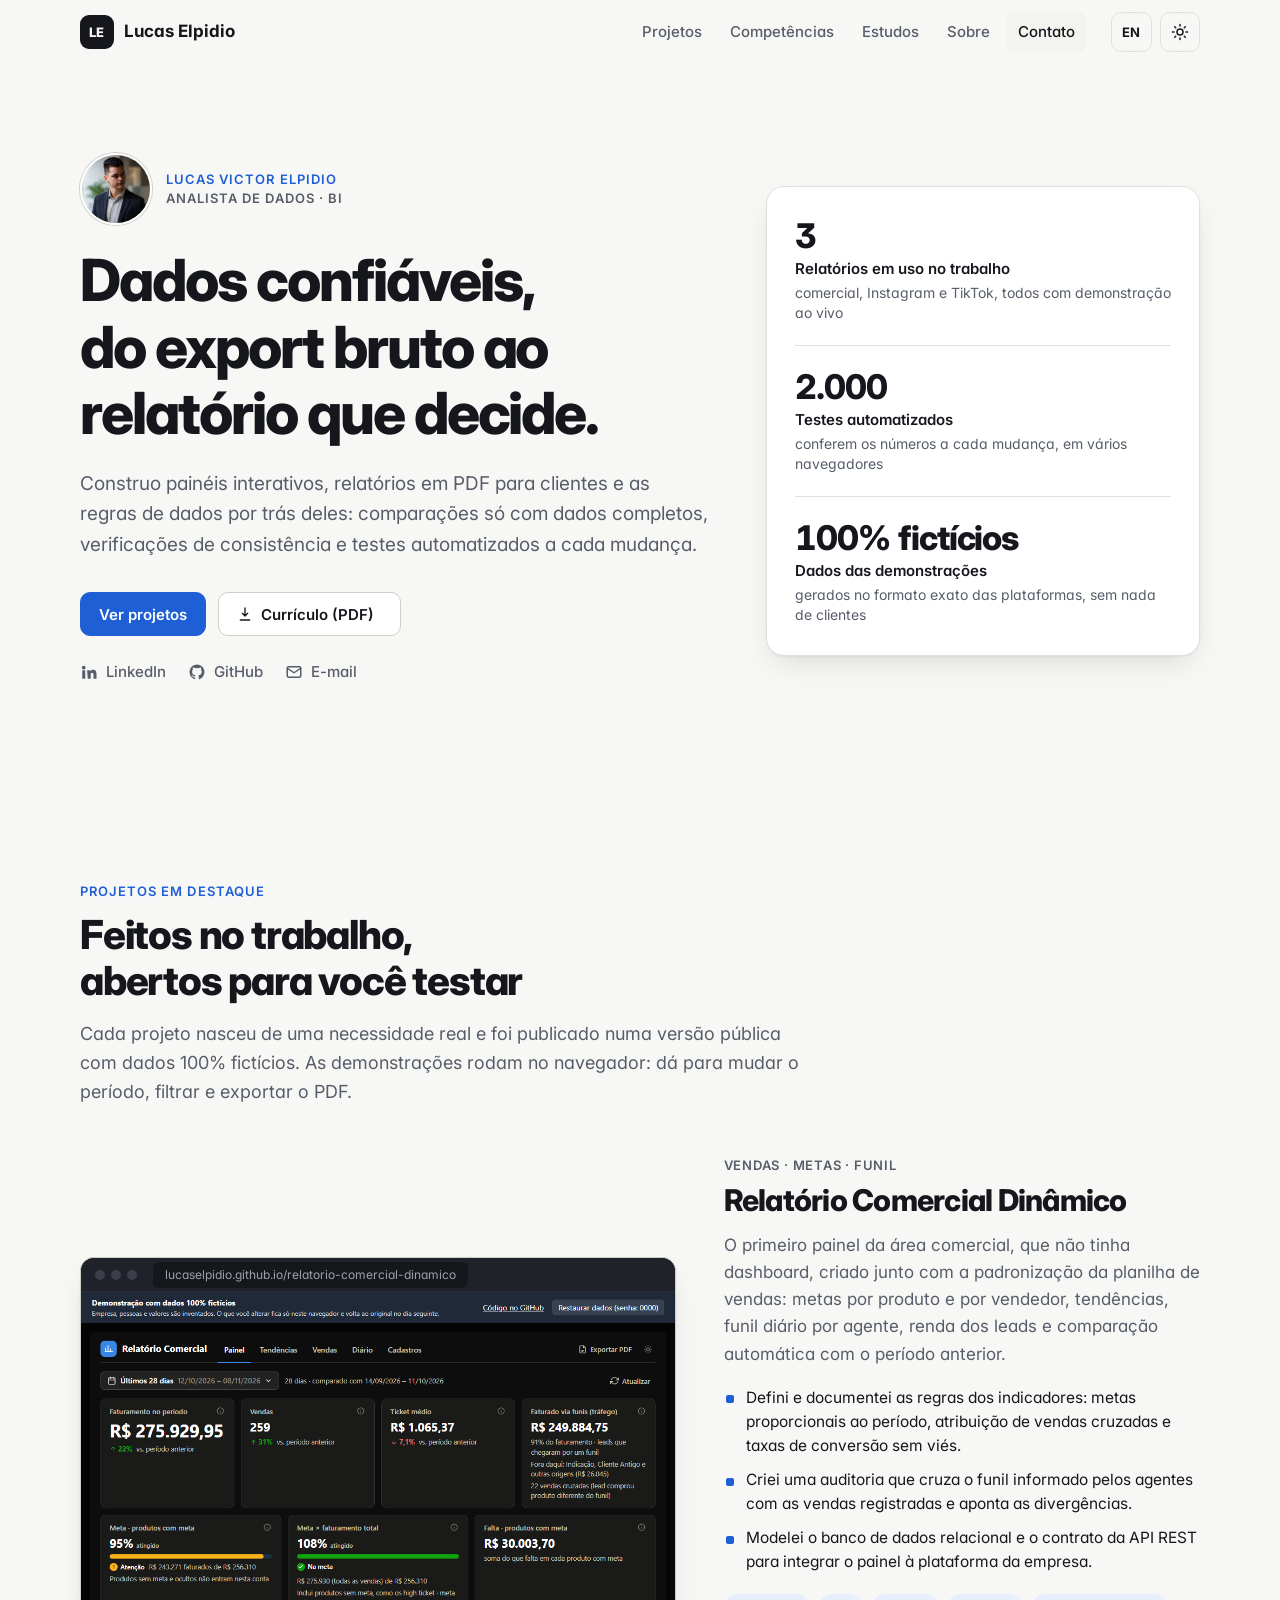
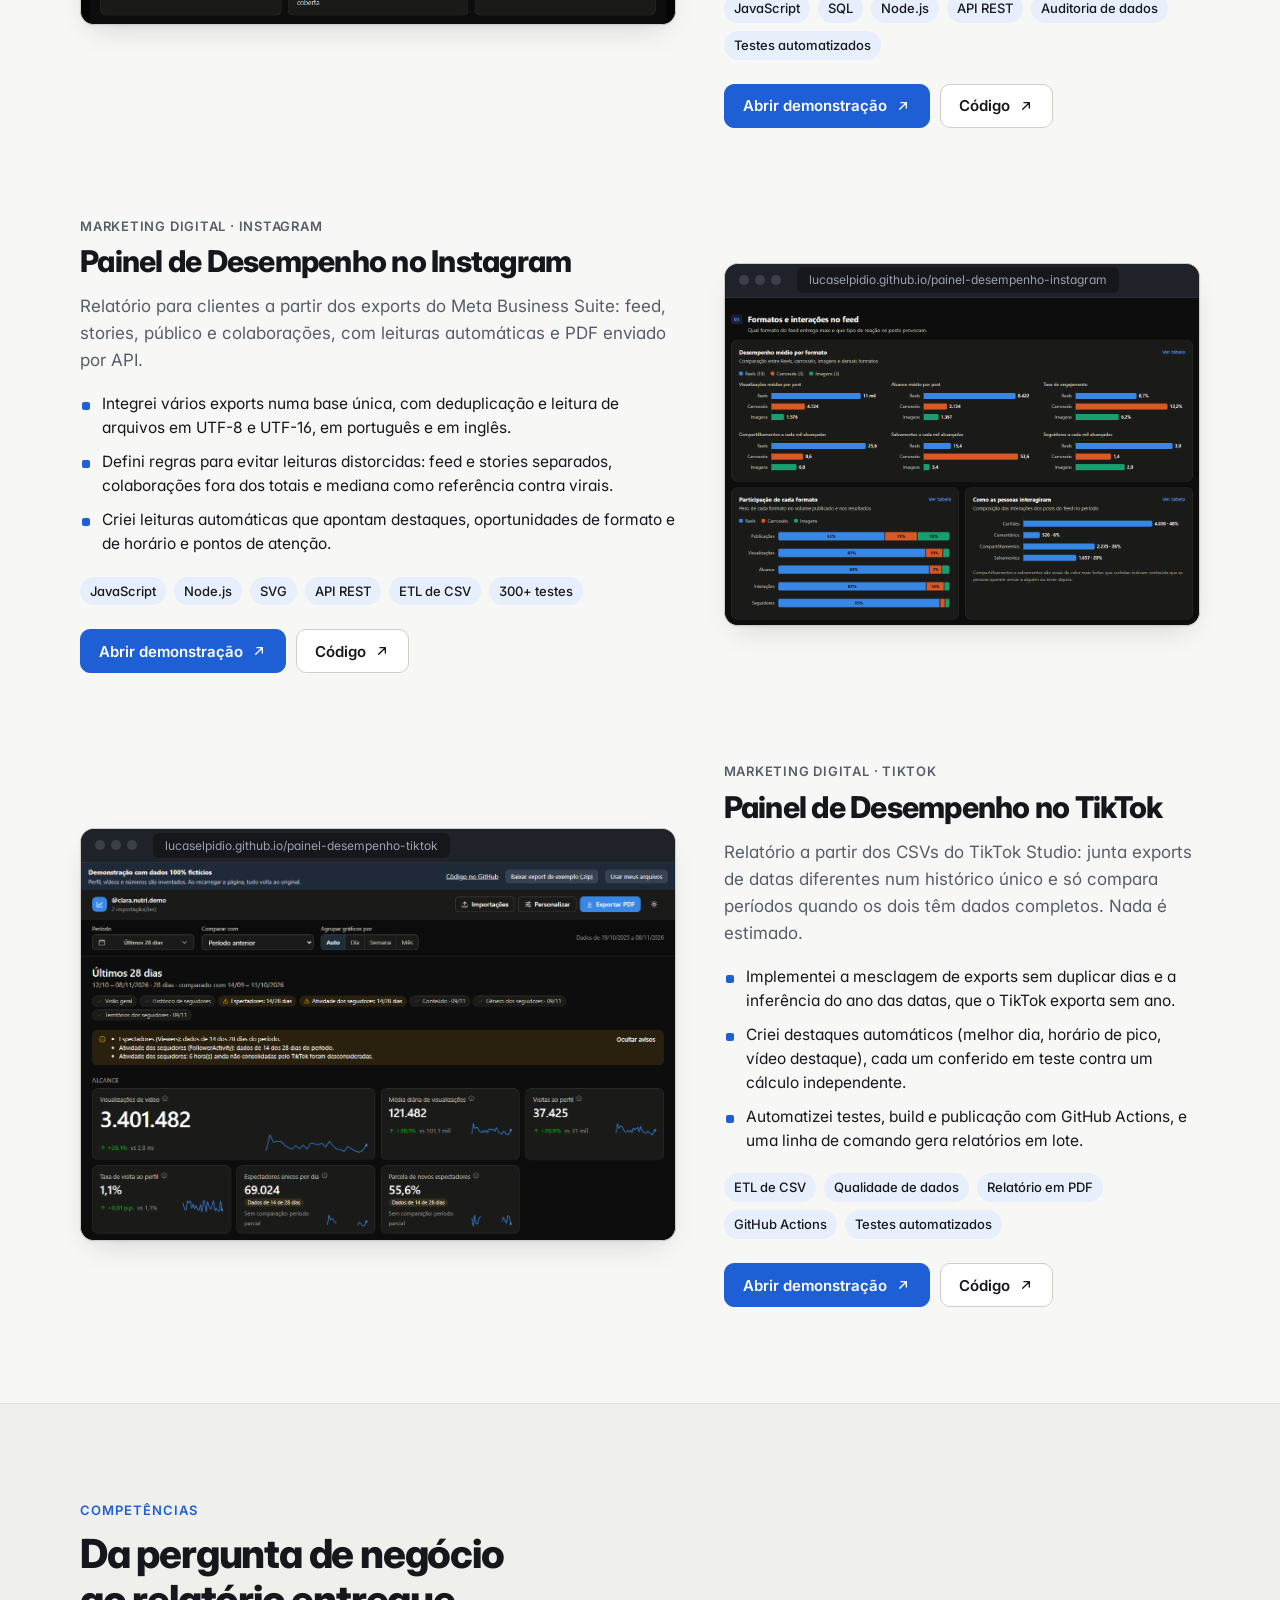
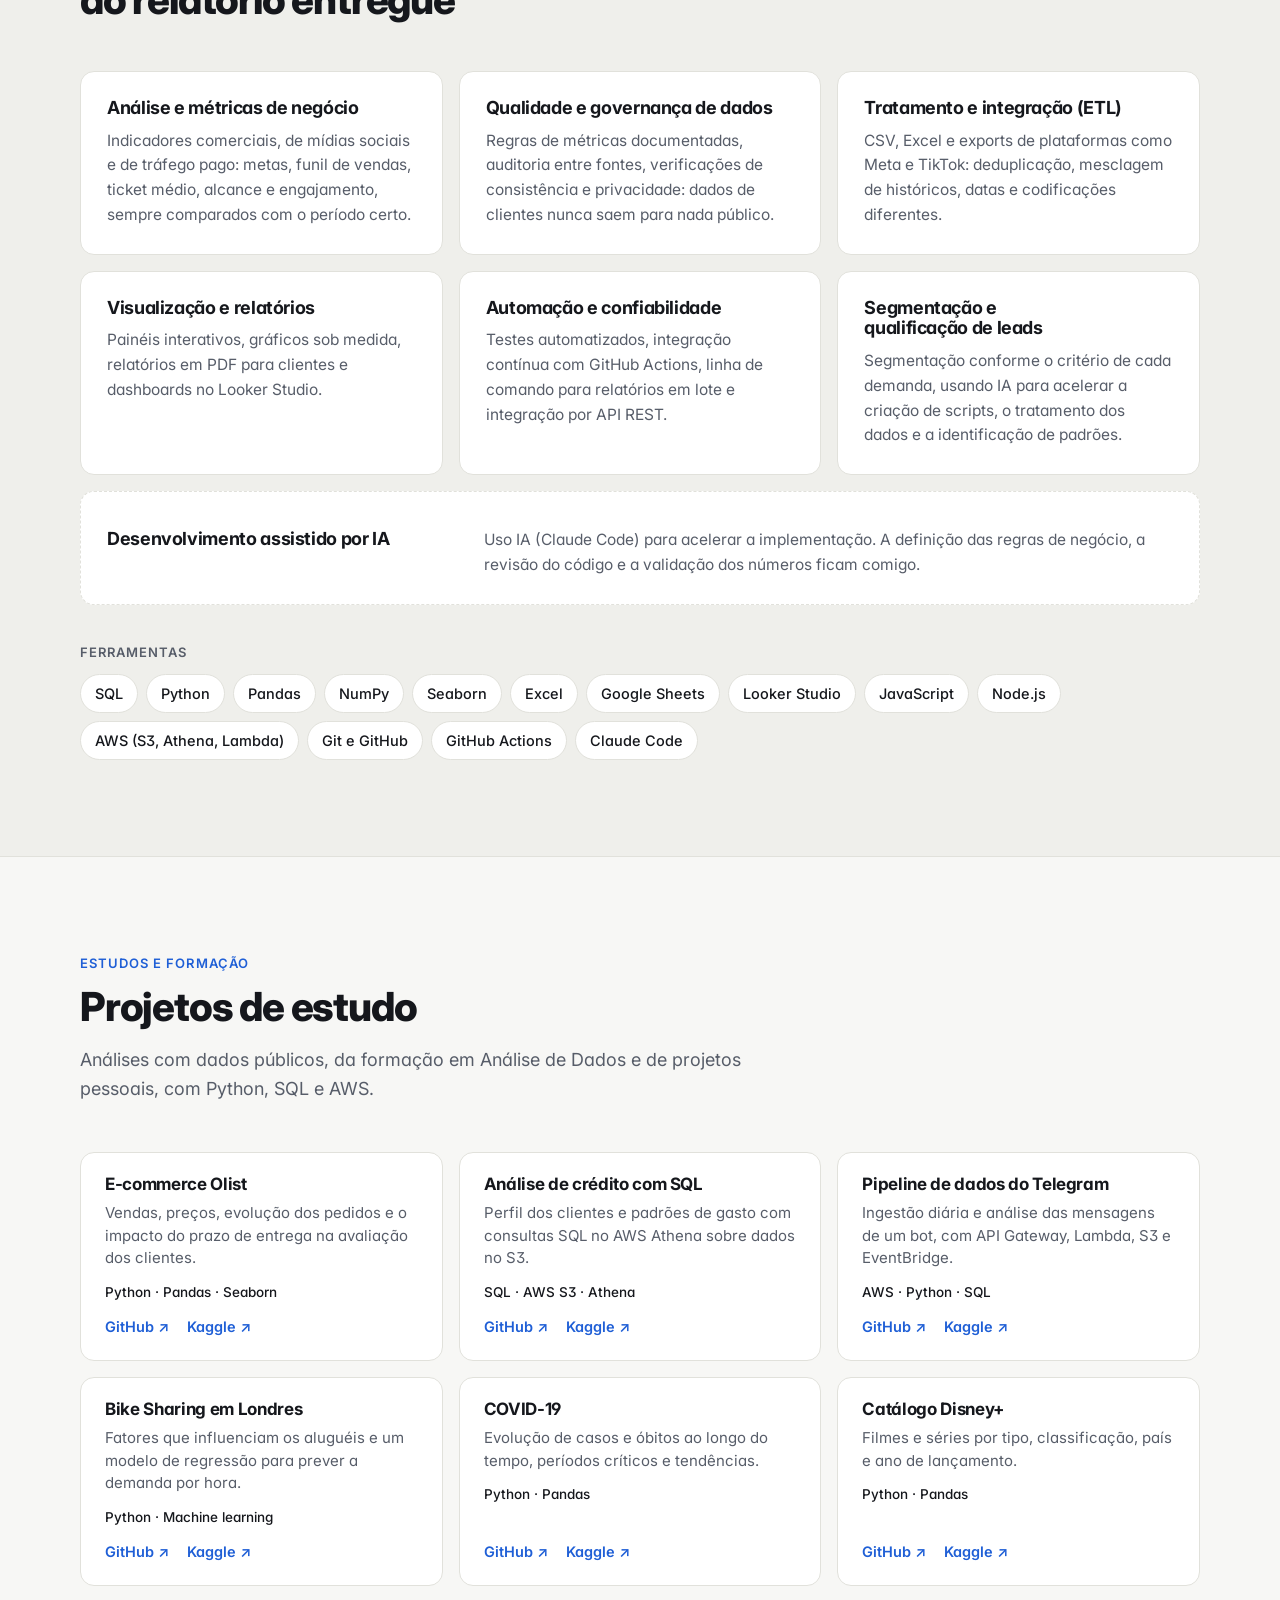
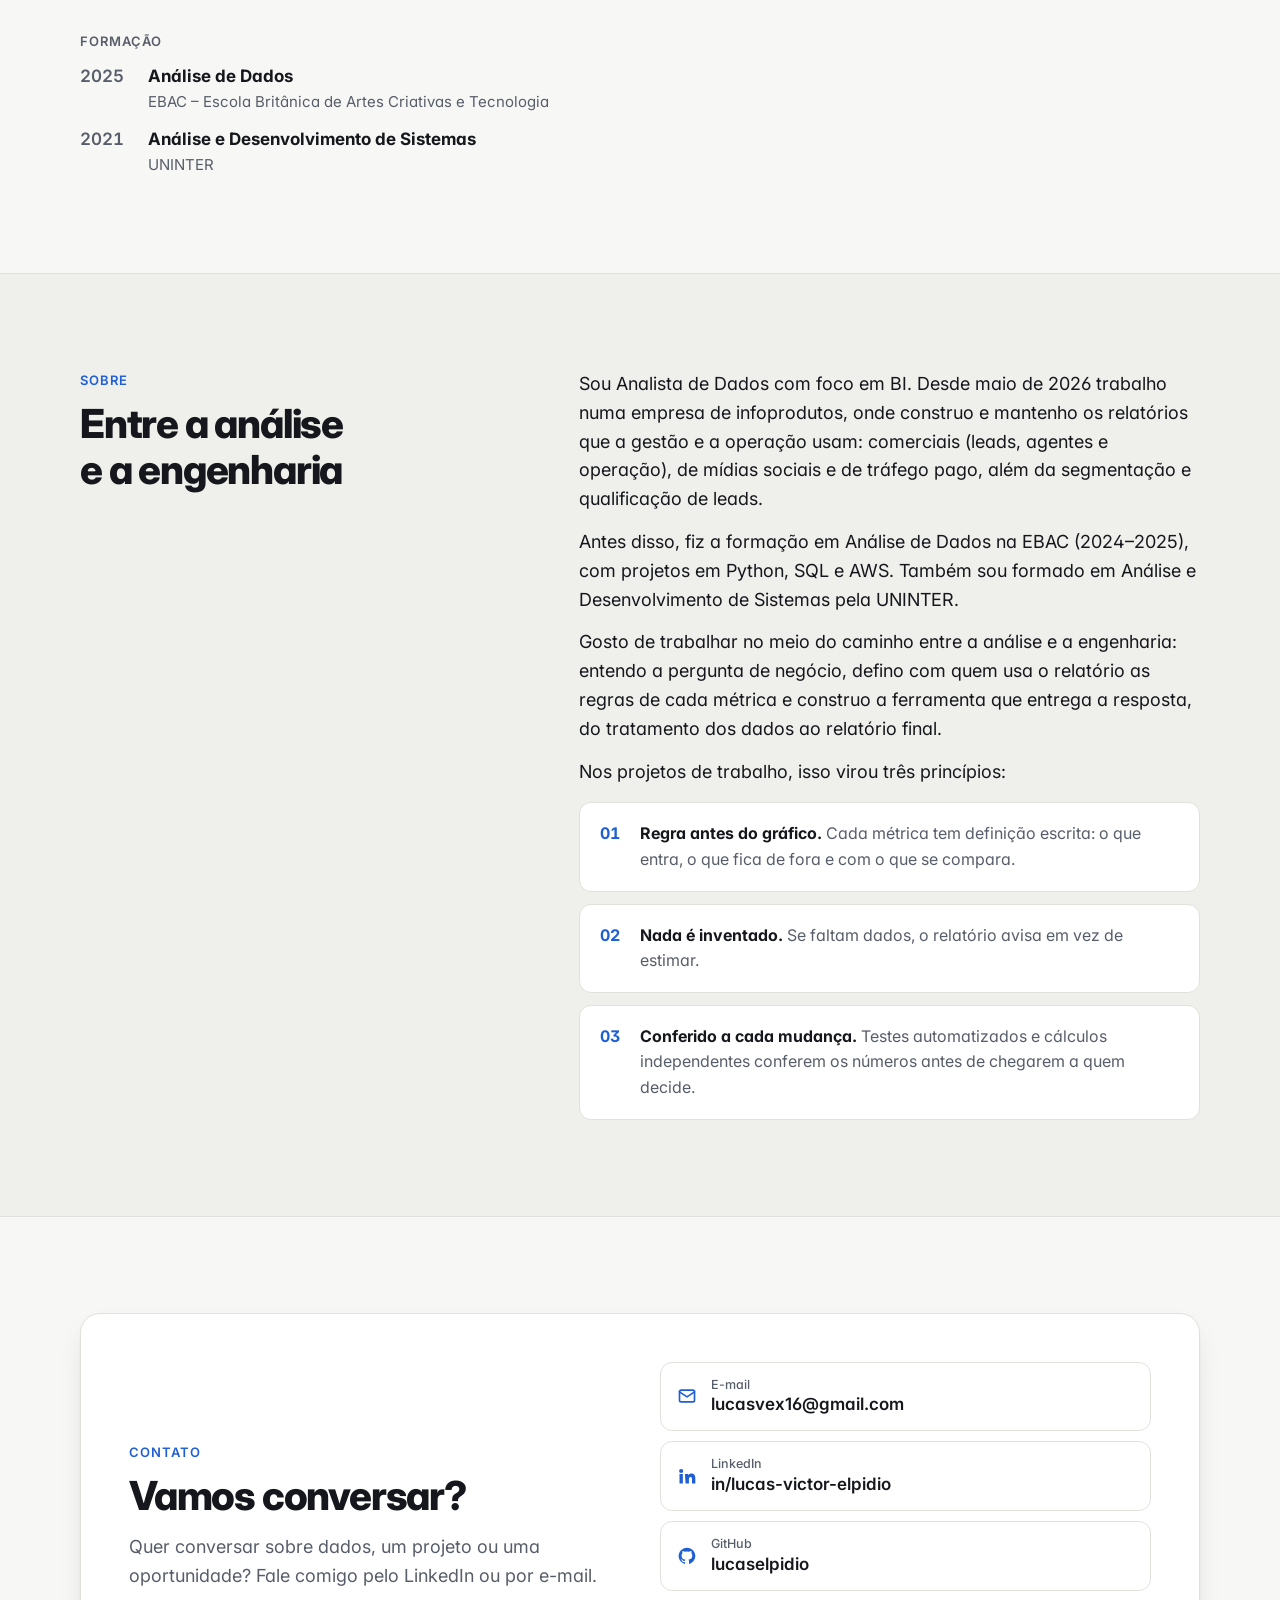
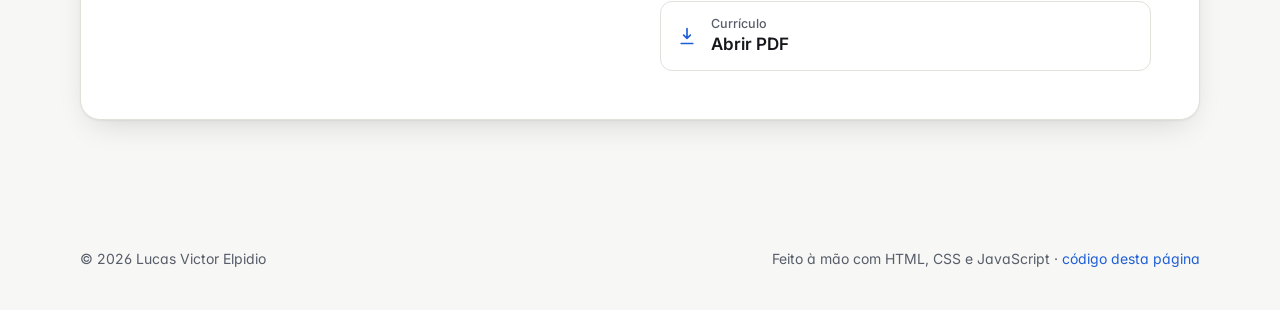
<file: index.html>
<!doctype html>
<html lang="pt-BR">
<head>
  <meta charset="utf-8">
  <meta name="viewport" content="width=device-width, initial-scale=1">
  <title>Lucas Victor Elpidio · Analista de Dados e BI</title>
  <meta name="description" content="Portfólio de Lucas Victor Elpidio, Analista de Dados e BI: relatórios e painéis que transformam exports e planilhas em decisões, com regras de dados explícitas e testes automatizados.">
  <meta name="author" content="Lucas Victor Elpidio">
  <meta name="color-scheme" content="light dark">
  <meta name="theme-color" content="#f7f7f5" media="(prefers-color-scheme: light)">
  <meta name="theme-color" content="#0c0e12" media="(prefers-color-scheme: dark)">

  <!-- Prévia ao compartilhar o link (LinkedIn, WhatsApp etc.) -->
  <meta property="og:type" content="website">
  <meta property="og:locale" content="pt_BR">
  <meta property="og:title" content="Lucas Victor Elpidio · Analista de Dados e BI">
  <meta property="og:description" content="Relatórios e painéis que transformam exports e planilhas em decisões. Projetos com demonstração ao vivo.">
  <meta property="og:url" content="https://lucaselpidio.github.io/meu-portfolio-dados/">
  <meta property="og:image" content="https://lucaselpidio.github.io/meu-portfolio-dados/img/og.png">
  <meta name="twitter:card" content="summary_large_image">

  <link rel="alternate" hreflang="pt-BR" href="https://lucaselpidio.github.io/meu-portfolio-dados/">
  <link rel="alternate" hreflang="en" href="https://lucaselpidio.github.io/meu-portfolio-dados/en/">
  <link rel="icon" href="img/favicon.svg" type="image/svg+xml">
  <link rel="preconnect" href="https://fonts.googleapis.com">
  <link rel="preconnect" href="https://fonts.gstatic.com" crossorigin>
  <link rel="stylesheet" href="https://fonts.googleapis.com/css2?family=Inter:wght@400;500;600;700;800&display=swap">
  <link rel="stylesheet" href="css/estilo.css">
  <!-- Aplica o tema salvo antes de desenhar a página (evita piscar) -->
  <script>try { var t = localStorage.getItem('tema'); if (t === 'claro' || t === 'escuro') document.documentElement.dataset.theme = t === 'claro' ? 'light' : 'dark'; } catch (e) {}</script>
</head>
<body>
  <a class="pular" href="#conteudo">Pular para o conteúdo</a>

  <header class="topo" id="topo">
    <div class="container topo-linha">
      <a class="marca" href="#topo" aria-label="Lucas Victor Elpidio, início">
        <span class="marca-sigla" aria-hidden="true">LE</span>
        <span class="marca-nome">Lucas Elpidio</span>
      </a>
      <nav class="menu" id="menu" aria-label="Seções">
        <a href="#projetos">Projetos</a>
        <a href="#competencias">Competências</a>
        <a href="#estudos">Estudos</a>
        <a href="#sobre">Sobre</a>
        <a href="#contato">Contato</a>
      </nav>
      <div class="topo-acoes">
        <a class="botao-icone idioma" href="en/" hreflang="en" lang="en" title="English version" aria-label="English version">EN</a>
        <button class="botao-icone" id="alternar-tema" type="button" aria-label="Alternar tema claro e escuro" title="Alternar tema">
          <svg class="icone-sol" viewBox="0 0 24 24" aria-hidden="true"><circle cx="12" cy="12" r="4"/><path d="M12 2v2M12 20v2M4.9 4.9l1.4 1.4M17.7 17.7l1.4 1.4M2 12h2M20 12h2M4.9 19.1l1.4-1.4M17.7 6.3l1.4-1.4"/></svg>
          <svg class="icone-lua" viewBox="0 0 24 24" aria-hidden="true"><path d="M21 12.8A9 9 0 1 1 11.2 3a7 7 0 0 0 9.8 9.8z"/></svg>
        </button>
        <button class="botao-icone botao-menu" id="abrir-menu" type="button" aria-label="Abrir menu" aria-expanded="false" aria-controls="menu">
          <svg viewBox="0 0 24 24" aria-hidden="true"><path d="M4 7h16M4 12h16M4 17h16"/></svg>
        </button>
      </div>
    </div>
  </header>

  <main id="conteudo">
    <!-- ============================================================ APRESENTAÇÃO -->
    <section class="hero container" aria-labelledby="titulo-hero">
      <div class="hero-texto">
        <div class="hero-identidade">
          <img class="foto" src="img/foto.jpg" width="72" height="72" alt="Foto de Lucas Victor Elpidio">
          <p class="sobretitulo">Lucas Victor Elpidio<br><span>Analista de Dados · BI</span></p>
        </div>
        <h1 id="titulo-hero">Dados confiáveis, do export bruto ao relatório que decide.</h1>
        <p class="hero-lead">Construo painéis interativos, relatórios em PDF para clientes e as regras de dados por trás deles: comparações só com dados completos, verificações de consistência e testes automatizados a cada mudança.</p>
        <div class="hero-acoes">
          <a class="botao botao-primario" href="#projetos">Ver projetos</a>
          <a class="botao" href="curriculo/Lucas-Victor-Elpidio-Curriculo.pdf" target="_blank" rel="noopener">
            <svg viewBox="0 0 24 24" aria-hidden="true"><path d="M12 3v12m0 0-4-4m4 4 4-4M5 21h14"/></svg>
            Currículo (PDF)<span class="sr"> (abre em nova aba)</span>
          </a>
        </div>
        <ul class="hero-links" aria-label="Perfis">
          <li><a href="https://www.linkedin.com/in/lucas-victor-elpidio/" target="_blank" rel="noopener"><svg viewBox="0 0 24 24" aria-hidden="true" class="cheio"><path d="M4.98 3.5a2.5 2.5 0 1 1 0 5 2.5 2.5 0 0 1 0-5zM3 9.5h4V21H3zM9.5 9.5h3.8v1.6h.1c.5-1 1.8-2 3.8-2 4 0 4.8 2.6 4.8 6V21h-4v-5.1c0-1.2 0-2.8-1.7-2.8s-2 1.3-2 2.7V21h-4z"/></svg>LinkedIn</a></li>
          <li><a href="https://github.com/lucaselpidio" target="_blank" rel="noopener"><svg viewBox="0 0 24 24" aria-hidden="true" class="cheio"><path d="M12 2a10 10 0 0 0-3.2 19.5c.5.1.7-.2.7-.5v-1.7c-2.8.6-3.4-1.3-3.4-1.3-.5-1.2-1.1-1.5-1.1-1.5-.9-.6.1-.6.1-.6 1 .1 1.5 1 1.5 1 .9 1.5 2.3 1.1 2.9.8.1-.6.3-1.1.6-1.3-2.2-.3-4.6-1.1-4.6-5 0-1.1.4-2 1-2.7-.1-.3-.4-1.3.1-2.7 0 0 .8-.3 2.8 1a9.6 9.6 0 0 1 5 0c1.9-1.3 2.8-1 2.8-1 .5 1.4.2 2.4.1 2.7.6.7 1 1.6 1 2.7 0 3.9-2.4 4.7-4.6 5 .4.3.7.9.7 1.9V21c0 .3.2.6.7.5A10 10 0 0 0 12 2z"/></svg>GitHub</a></li>
          <li><a href="mailto:lucasvex16@gmail.com"><svg viewBox="0 0 24 24" aria-hidden="true"><rect x="3" y="5" width="18" height="14" rx="2"/><path d="m3 7 9 6 9-6"/></svg>E-mail</a></li>
        </ul>
      </div>

      <dl class="hero-numeros" aria-label="Em números">
        <div>
          <dt>Relatórios em uso no trabalho</dt>
          <dd>3</dd>
          <p>comercial, Instagram e TikTok, todos com demonstração ao vivo</p>
        </div>
        <div>
          <dt>Testes automatizados</dt>
          <dd>2.000</dd>
          <p>conferem os números a cada mudança, em vários navegadores</p>
        </div>
        <div>
          <dt>Dados das demonstrações</dt>
          <dd>100% fictícios</dd>
          <p>gerados no formato exato das plataformas, sem nada de clientes</p>
        </div>
      </dl>
    </section>

    <!-- ============================================================ PROJETOS -->
    <section class="secao" id="projetos" aria-labelledby="titulo-projetos">
      <div class="container">
        <header class="secao-cabecalho">
          <p class="sobretitulo">Projetos em destaque</p>
          <h2 id="titulo-projetos">Feitos no trabalho, abertos para você testar</h2>
          <p>Cada projeto nasceu de uma necessidade real e foi publicado numa versão pública com dados 100% fictícios. As demonstrações rodam no navegador: dá para mudar o período, filtrar e exportar o PDF.</p>
        </header>

        <!-- Projeto 1 -->
        <article class="projeto" aria-labelledby="p-comercial">
          <a class="projeto-tela" href="https://lucaselpidio.github.io/relatorio-comercial-dinamico/" target="_blank" rel="noopener" aria-label="Abrir a demonstração do Relatório Comercial Dinâmico (nova aba)">
            <span class="tela-barra" aria-hidden="true"><i></i><i></i><i></i><span>lucaselpidio.github.io/relatorio-comercial-dinamico</span></span>
            <img src="img/projetos/comercial.png" width="1100" height="614" loading="lazy" alt="Painel comercial com faturamento, vendas, ticket médio, faturamento via funis e o atingimento das metas no período">
          </a>
          <div class="projeto-texto">
            <p class="projeto-tag">Vendas · Metas · Funil</p>
            <h3 id="p-comercial">Relatório Comercial Dinâmico</h3>
            <p>O primeiro painel da área comercial, que não tinha dashboard, criado junto com a padronização da planilha de vendas: metas por produto e por vendedor, tendências, funil diário por agente, renda dos leads e comparação automática com o período anterior.</p>
            <ul class="projeto-feitos">
              <li>Defini e documentei as regras dos indicadores: metas proporcionais ao período, atribuição de vendas cruzadas e taxas de conversão sem viés.</li>
              <li>Criei uma auditoria que cruza o funil informado pelos agentes com as vendas registradas e aponta as divergências.</li>
              <li>Modelei o banco de dados relacional e o contrato da API REST para integrar o painel à plataforma da empresa.</li>
            </ul>
            <ul class="chips" aria-label="Tecnologias">
              <li>JavaScript</li><li>SQL</li><li>Node.js</li><li>API REST</li><li>Auditoria de dados</li><li>Testes automatizados</li>
            </ul>
            <div class="projeto-links">
              <a class="botao botao-primario" href="https://lucaselpidio.github.io/relatorio-comercial-dinamico/" target="_blank" rel="noopener">Abrir demonstração <svg viewBox="0 0 24 24" aria-hidden="true"><path d="M7 17 17 7M9 7h8v8"/></svg><span class="sr">(nova aba)</span></a>
              <a class="botao" href="https://github.com/lucaselpidio/relatorio-comercial-dinamico" target="_blank" rel="noopener">Código <svg viewBox="0 0 24 24" aria-hidden="true"><path d="M7 17 17 7M9 7h8v8"/></svg><span class="sr">(nova aba)</span></a>
            </div>
          </div>
        </article>

        <!-- Projeto 2 -->
        <article class="projeto" aria-labelledby="p-instagram">
          <a class="projeto-tela" href="https://lucaselpidio.github.io/painel-desempenho-instagram/" target="_blank" rel="noopener" aria-label="Abrir a demonstração do Painel de Desempenho no Instagram (nova aba)">
            <span class="tela-barra" aria-hidden="true"><i></i><i></i><i></i><span>lucaselpidio.github.io/painel-desempenho-instagram</span></span>
            <img src="img/projetos/instagram.png" width="1248" height="862" loading="lazy" alt="Comparação entre Reels, carrosséis e imagens: visualizações, alcance, engajamento e participação de cada formato">
          </a>
          <div class="projeto-texto">
            <p class="projeto-tag">Marketing digital · Instagram</p>
            <h3 id="p-instagram">Painel de Desempenho no Instagram</h3>
            <p>Relatório para clientes a partir dos exports do Meta Business Suite: feed, stories, público e colaborações, com leituras automáticas e PDF enviado por API.</p>
            <ul class="projeto-feitos">
              <li>Integrei vários exports numa base única, com deduplicação e leitura de arquivos em UTF-8 e UTF-16, em português e em inglês.</li>
              <li>Defini regras para evitar leituras distorcidas: feed e stories separados, colaborações fora dos totais e mediana como referência contra virais.</li>
              <li>Criei leituras automáticas que apontam destaques, oportunidades de formato e de horário e pontos de atenção.</li>
            </ul>
            <ul class="chips" aria-label="Tecnologias">
              <li>JavaScript</li><li>Node.js</li><li>SVG</li><li>API REST</li><li>ETL de CSV</li><li>300+ testes</li>
            </ul>
            <div class="projeto-links">
              <a class="botao botao-primario" href="https://lucaselpidio.github.io/painel-desempenho-instagram/" target="_blank" rel="noopener">Abrir demonstração <svg viewBox="0 0 24 24" aria-hidden="true"><path d="M7 17 17 7M9 7h8v8"/></svg><span class="sr">(nova aba)</span></a>
              <a class="botao" href="https://github.com/lucaselpidio/painel-desempenho-instagram" target="_blank" rel="noopener">Código <svg viewBox="0 0 24 24" aria-hidden="true"><path d="M7 17 17 7M9 7h8v8"/></svg><span class="sr">(nova aba)</span></a>
            </div>
          </div>
        </article>

        <!-- Projeto 3 -->
        <article class="projeto" aria-labelledby="p-tiktok">
          <a class="projeto-tela" href="https://lucaselpidio.github.io/painel-desempenho-tiktok/" target="_blank" rel="noopener" aria-label="Abrir a demonstração do Painel de Desempenho no TikTok (nova aba)">
            <span class="tela-barra" aria-hidden="true"><i></i><i></i><i></i><span>lucaselpidio.github.io/painel-desempenho-tiktok</span></span>
            <img src="img/projetos/tiktok.png" width="1280" height="813" loading="lazy" alt="Indicadores de alcance dos últimos 28 dias com avisos de cobertura dos dados e mini-gráficos de tendência">
          </a>
          <div class="projeto-texto">
            <p class="projeto-tag">Marketing digital · TikTok</p>
            <h3 id="p-tiktok">Painel de Desempenho no TikTok</h3>
            <p>Relatório a partir dos CSVs do TikTok Studio: junta exports de datas diferentes num histórico único e só compara períodos quando os dois têm dados completos. Nada é estimado.</p>
            <ul class="projeto-feitos">
              <li>Implementei a mesclagem de exports sem duplicar dias e a inferência do ano das datas, que o TikTok exporta sem ano.</li>
              <li>Criei destaques automáticos (melhor dia, horário de pico, vídeo destaque), cada um conferido em teste contra um cálculo independente.</li>
              <li>Automatizei testes, build e publicação com GitHub Actions, e uma linha de comando gera relatórios em lote.</li>
            </ul>
            <ul class="chips" aria-label="Tecnologias">
              <li>ETL de CSV</li><li>Qualidade de dados</li><li>Relatório em PDF</li><li>GitHub Actions</li><li>Testes automatizados</li>
            </ul>
            <div class="projeto-links">
              <a class="botao botao-primario" href="https://lucaselpidio.github.io/painel-desempenho-tiktok/" target="_blank" rel="noopener">Abrir demonstração <svg viewBox="0 0 24 24" aria-hidden="true"><path d="M7 17 17 7M9 7h8v8"/></svg><span class="sr">(nova aba)</span></a>
              <a class="botao" href="https://github.com/lucaselpidio/painel-desempenho-tiktok" target="_blank" rel="noopener">Código <svg viewBox="0 0 24 24" aria-hidden="true"><path d="M7 17 17 7M9 7h8v8"/></svg><span class="sr">(nova aba)</span></a>
            </div>
          </div>
        </article>
      </div>
    </section>

    <!-- ============================================================ COMPETÊNCIAS -->
    <section class="secao secao-alternada" id="competencias" aria-labelledby="titulo-competencias">
      <div class="container">
        <header class="secao-cabecalho">
          <p class="sobretitulo">Competências</p>
          <h2 id="titulo-competencias">Da pergunta de negócio ao relatório entregue</h2>
        </header>
        <div class="grade-competencias">
          <article class="competencia">
            <h3>Análise e métricas de negócio</h3>
            <p>Indicadores comerciais, de mídias sociais e de tráfego pago: metas, funil de vendas, ticket médio, alcance e engajamento, sempre comparados com o período certo.</p>
          </article>
          <article class="competencia">
            <h3>Qualidade e governança de dados</h3>
            <p>Regras de métricas documentadas, auditoria entre fontes, verificações de consistência e privacidade: dados de clientes nunca saem para nada público.</p>
          </article>
          <article class="competencia">
            <h3>Tratamento e integração (ETL)</h3>
            <p>CSV, Excel e exports de plataformas como Meta e TikTok: deduplicação, mesclagem de históricos, datas e codificações diferentes.</p>
          </article>
          <article class="competencia">
            <h3>Visualização e relatórios</h3>
            <p>Painéis interativos, gráficos sob medida, relatórios em PDF para clientes e dashboards no Looker Studio.</p>
          </article>
          <article class="competencia">
            <h3>Automação e confiabilidade</h3>
            <p>Testes automatizados, integração contínua com GitHub Actions, linha de comando para relatórios em lote e integração por API REST.</p>
          </article>
          <article class="competencia">
            <h3>Segmentação e qualificação de leads</h3>
            <p>Segmentação conforme o critério de cada demanda, usando IA para acelerar a criação de scripts, o tratamento dos dados e a identificação de padrões.</p>
          </article>
          <article class="competencia competencia-larga">
            <h3>Desenvolvimento assistido por IA</h3>
            <p>Uso IA (Claude Code) para acelerar a implementação. A definição das regras de negócio, a revisão do código e a validação dos números ficam comigo.</p>
          </article>
        </div>

        <div class="ferramentas">
          <h3>Ferramentas</h3>
          <ul class="chips chips-grandes">
            <li>SQL</li><li>Python</li><li>Pandas</li><li>NumPy</li><li>Seaborn</li><li>Excel</li><li>Google Sheets</li><li>Looker Studio</li><li>JavaScript</li><li>Node.js</li><li>AWS (S3, Athena, Lambda)</li><li>Git e GitHub</li><li>GitHub Actions</li><li>Claude Code</li>
          </ul>
        </div>
      </div>
    </section>

    <!-- ============================================================ ESTUDOS -->
    <section class="secao" id="estudos" aria-labelledby="titulo-estudos">
      <div class="container">
        <header class="secao-cabecalho">
          <p class="sobretitulo">Estudos e formação</p>
          <h2 id="titulo-estudos">Projetos de estudo</h2>
          <p>Análises com dados públicos, da formação em Análise de Dados e de projetos pessoais, com Python, SQL e AWS.</p>
        </header>
        <div class="grade-estudos">
          <article class="estudo">
            <h3>E-commerce Olist</h3>
            <p>Vendas, preços, evolução dos pedidos e o impacto do prazo de entrega na avaliação dos clientes.</p>
            <p class="estudo-tags">Python · Pandas · Seaborn</p>
            <p class="estudo-links"><a href="https://github.com/lucaselpidio/ecommerce-olist-eda" target="_blank" rel="noopener">GitHub</a><a href="https://www.kaggle.com/code/lucaselpidio/analise-olist" target="_blank" rel="noopener">Kaggle</a></p>
          </article>
          <article class="estudo">
            <h3>Análise de crédito com SQL</h3>
            <p>Perfil dos clientes e padrões de gasto com consultas SQL no AWS Athena sobre dados no S3.</p>
            <p class="estudo-tags">SQL · AWS S3 · Athena</p>
            <p class="estudo-links"><a href="https://github.com/lucaselpidio/credit-eda-sql" target="_blank" rel="noopener">GitHub</a><a href="https://www.kaggle.com/code/lucaselpidio/credit-eda" target="_blank" rel="noopener">Kaggle</a></p>
          </article>
          <article class="estudo">
            <h3>Pipeline de dados do Telegram</h3>
            <p>Ingestão diária e análise das mensagens de um bot, com API Gateway, Lambda, S3 e EventBridge.</p>
            <p class="estudo-tags">AWS · Python · SQL</p>
            <p class="estudo-links"><a href="https://github.com/lucaselpidio/pipeline-dados-telegram" target="_blank" rel="noopener">GitHub</a><a href="https://www.kaggle.com/code/lucaselpidio/pipeline-dados-telegram-projeto-final-ebac" target="_blank" rel="noopener">Kaggle</a></p>
          </article>
          <article class="estudo">
            <h3>Bike Sharing em Londres</h3>
            <p>Fatores que influenciam os aluguéis e um modelo de regressão para prever a demanda por hora.</p>
            <p class="estudo-tags">Python · Machine learning</p>
            <p class="estudo-links"><a href="https://github.com/lucaselpidio/bike_sharing_london" target="_blank" rel="noopener">GitHub</a><a href="https://www.kaggle.com/code/lucaselpidio/an-lise-e-predi-o-de-alugu-is-de-bicicletas" target="_blank" rel="noopener">Kaggle</a></p>
          </article>
          <article class="estudo">
            <h3>COVID-19</h3>
            <p>Evolução de casos e óbitos ao longo do tempo, períodos críticos e tendências.</p>
            <p class="estudo-tags">Python · Pandas</p>
            <p class="estudo-links"><a href="https://github.com/lucaselpidio/covid-19-eda" target="_blank" rel="noopener">GitHub</a><a href="https://www.kaggle.com/code/lucaselpidio/covid19-eda-pt-br" target="_blank" rel="noopener">Kaggle</a></p>
          </article>
          <article class="estudo">
            <h3>Catálogo Disney+</h3>
            <p>Filmes e séries por tipo, classificação, país e ano de lançamento.</p>
            <p class="estudo-tags">Python · Pandas</p>
            <p class="estudo-links"><a href="https://github.com/lucaselpidio/disneyplus_EDA" target="_blank" rel="noopener">GitHub</a><a href="https://www.kaggle.com/code/lucaselpidio/disneyplus-eda" target="_blank" rel="noopener">Kaggle</a></p>
          </article>
        </div>

        <div class="formacao">
          <h3>Formação</h3>
          <ol>
            <li><span class="formacao-ano">2025</span><div><strong>Análise de Dados</strong><span>EBAC – Escola Britânica de Artes Criativas e Tecnologia</span></div></li>
            <li><span class="formacao-ano">2021</span><div><strong>Análise e Desenvolvimento de Sistemas</strong><span>UNINTER</span></div></li>
          </ol>
        </div>
      </div>
    </section>

    <!-- ============================================================ SOBRE -->
    <section class="secao secao-alternada" id="sobre" aria-labelledby="titulo-sobre">
      <div class="container sobre">
        <header class="secao-cabecalho">
          <p class="sobretitulo">Sobre</p>
          <h2 id="titulo-sobre">Entre a análise e a engenharia</h2>
        </header>
        <div class="sobre-texto">
          <p>Sou Analista de Dados com foco em BI. Desde maio de 2026 trabalho numa empresa de infoprodutos, onde construo e mantenho os relatórios que a gestão e a operação usam: comerciais (leads, agentes e operação), de mídias sociais e de tráfego pago, além da segmentação e qualificação de leads.</p>
          <p>Antes disso, fiz a formação em Análise de Dados na EBAC (2024–2025), com projetos em Python, SQL e AWS. Também sou formado em Análise e Desenvolvimento de Sistemas pela UNINTER.</p>
          <p>Gosto de trabalhar no meio do caminho entre a análise e a engenharia: entendo a pergunta de negócio, defino com quem usa o relatório as regras de cada métrica e construo a ferramenta que entrega a resposta, do tratamento dos dados ao relatório final.</p>
          <p>Nos projetos de trabalho, isso virou três princípios:</p>
        </div>
        <ol class="principios">
          <li><strong>Regra antes do gráfico.</strong> Cada métrica tem definição escrita: o que entra, o que fica de fora e com o que se compara.</li>
          <li><strong>Nada é inventado.</strong> Se faltam dados, o relatório avisa em vez de estimar.</li>
          <li><strong>Conferido a cada mudança.</strong> Testes automatizados e cálculos independentes conferem os números antes de chegarem a quem decide.</li>
        </ol>
      </div>
    </section>

    <!-- ============================================================ CONTATO -->
    <section class="secao" id="contato" aria-labelledby="titulo-contato">
      <div class="container">
        <div class="contato">
          <div>
            <p class="sobretitulo">Contato</p>
            <h2 id="titulo-contato">Vamos conversar?</h2>
            <p>Quer conversar sobre dados, um projeto ou uma oportunidade? Fale comigo pelo LinkedIn ou por e-mail.</p>
          </div>
          <ul class="contato-lista">
            <li><a href="mailto:lucasvex16@gmail.com"><svg viewBox="0 0 24 24" aria-hidden="true"><rect x="3" y="5" width="18" height="14" rx="2"/><path d="m3 7 9 6 9-6"/></svg><span><small>E-mail</small>lucasvex16@gmail.com</span></a></li>
            <li><a href="https://www.linkedin.com/in/lucas-victor-elpidio/" target="_blank" rel="noopener"><svg viewBox="0 0 24 24" aria-hidden="true" class="cheio"><path d="M4.98 3.5a2.5 2.5 0 1 1 0 5 2.5 2.5 0 0 1 0-5zM3 9.5h4V21H3zM9.5 9.5h3.8v1.6h.1c.5-1 1.8-2 3.8-2 4 0 4.8 2.6 4.8 6V21h-4v-5.1c0-1.2 0-2.8-1.7-2.8s-2 1.3-2 2.7V21h-4z"/></svg><span><small>LinkedIn</small>in/lucas-victor-elpidio</span></a></li>
            <li><a href="https://github.com/lucaselpidio" target="_blank" rel="noopener"><svg viewBox="0 0 24 24" aria-hidden="true" class="cheio"><path d="M12 2a10 10 0 0 0-3.2 19.5c.5.1.7-.2.7-.5v-1.7c-2.8.6-3.4-1.3-3.4-1.3-.5-1.2-1.1-1.5-1.1-1.5-.9-.6.1-.6.1-.6 1 .1 1.5 1 1.5 1 .9 1.5 2.3 1.1 2.9.8.1-.6.3-1.1.6-1.3-2.2-.3-4.6-1.1-4.6-5 0-1.1.4-2 1-2.7-.1-.3-.4-1.3.1-2.7 0 0 .8-.3 2.8 1a9.6 9.6 0 0 1 5 0c1.9-1.3 2.8-1 2.8-1 .5 1.4.2 2.4.1 2.7.6.7 1 1.6 1 2.7 0 3.9-2.4 4.7-4.6 5 .4.3.7.9.7 1.9V21c0 .3.2.6.7.5A10 10 0 0 0 12 2z"/></svg><span><small>GitHub</small>lucaselpidio</span></a></li>
            <li><a href="curriculo/Lucas-Victor-Elpidio-Curriculo.pdf" target="_blank" rel="noopener"><svg viewBox="0 0 24 24" aria-hidden="true"><path d="M12 3v12m0 0-4-4m4 4 4-4M5 21h14"/></svg><span><small>Currículo</small>Abrir PDF</span></a></li>
          </ul>
        </div>
      </div>
    </section>
  </main>

  <footer class="rodape">
    <div class="container rodape-linha">
      <p>© <span id="ano">2026</span> Lucas Victor Elpidio</p>
      <p>Feito à mão com HTML, CSS e JavaScript · <a href="https://github.com/lucaselpidio/meu-portfolio-dados" target="_blank" rel="noopener">código desta página</a></p>
    </div>
  </footer>

  <script src="js/site.js" defer></script>
</body>
</html>
</file>
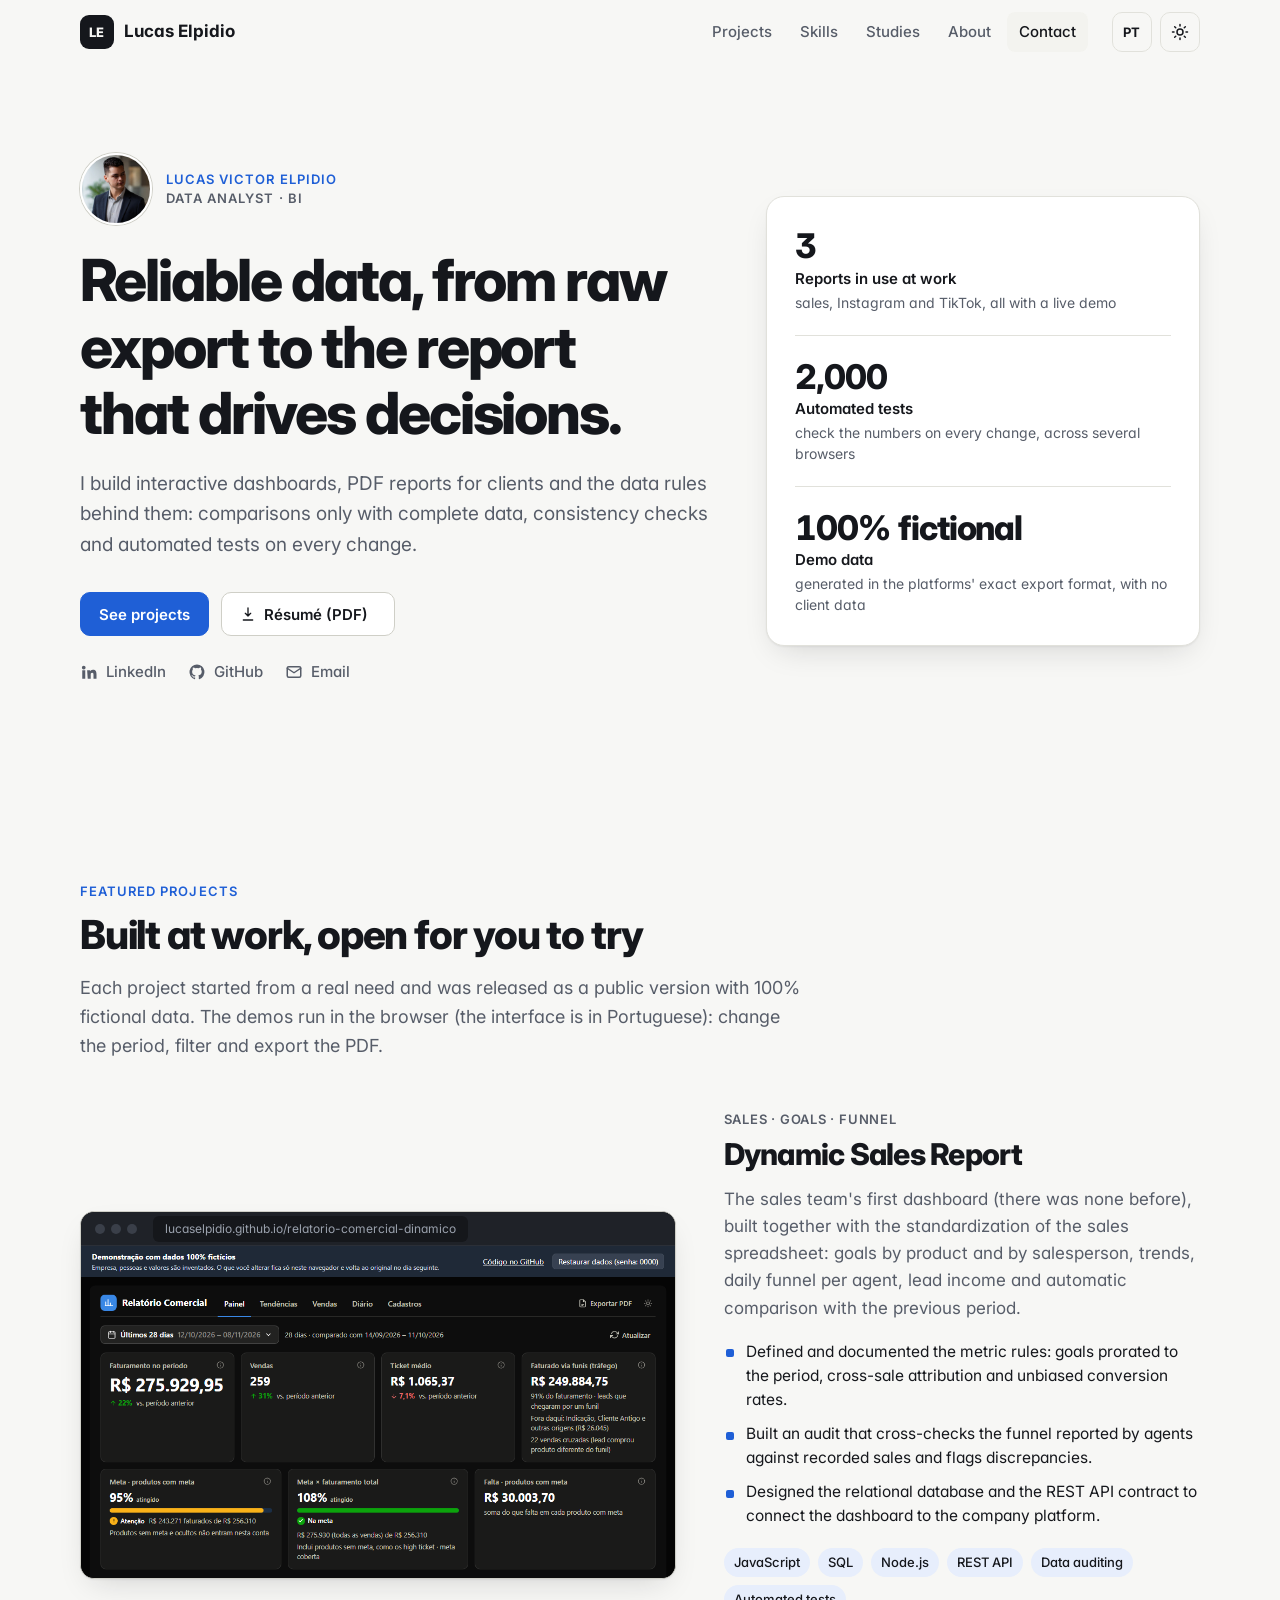
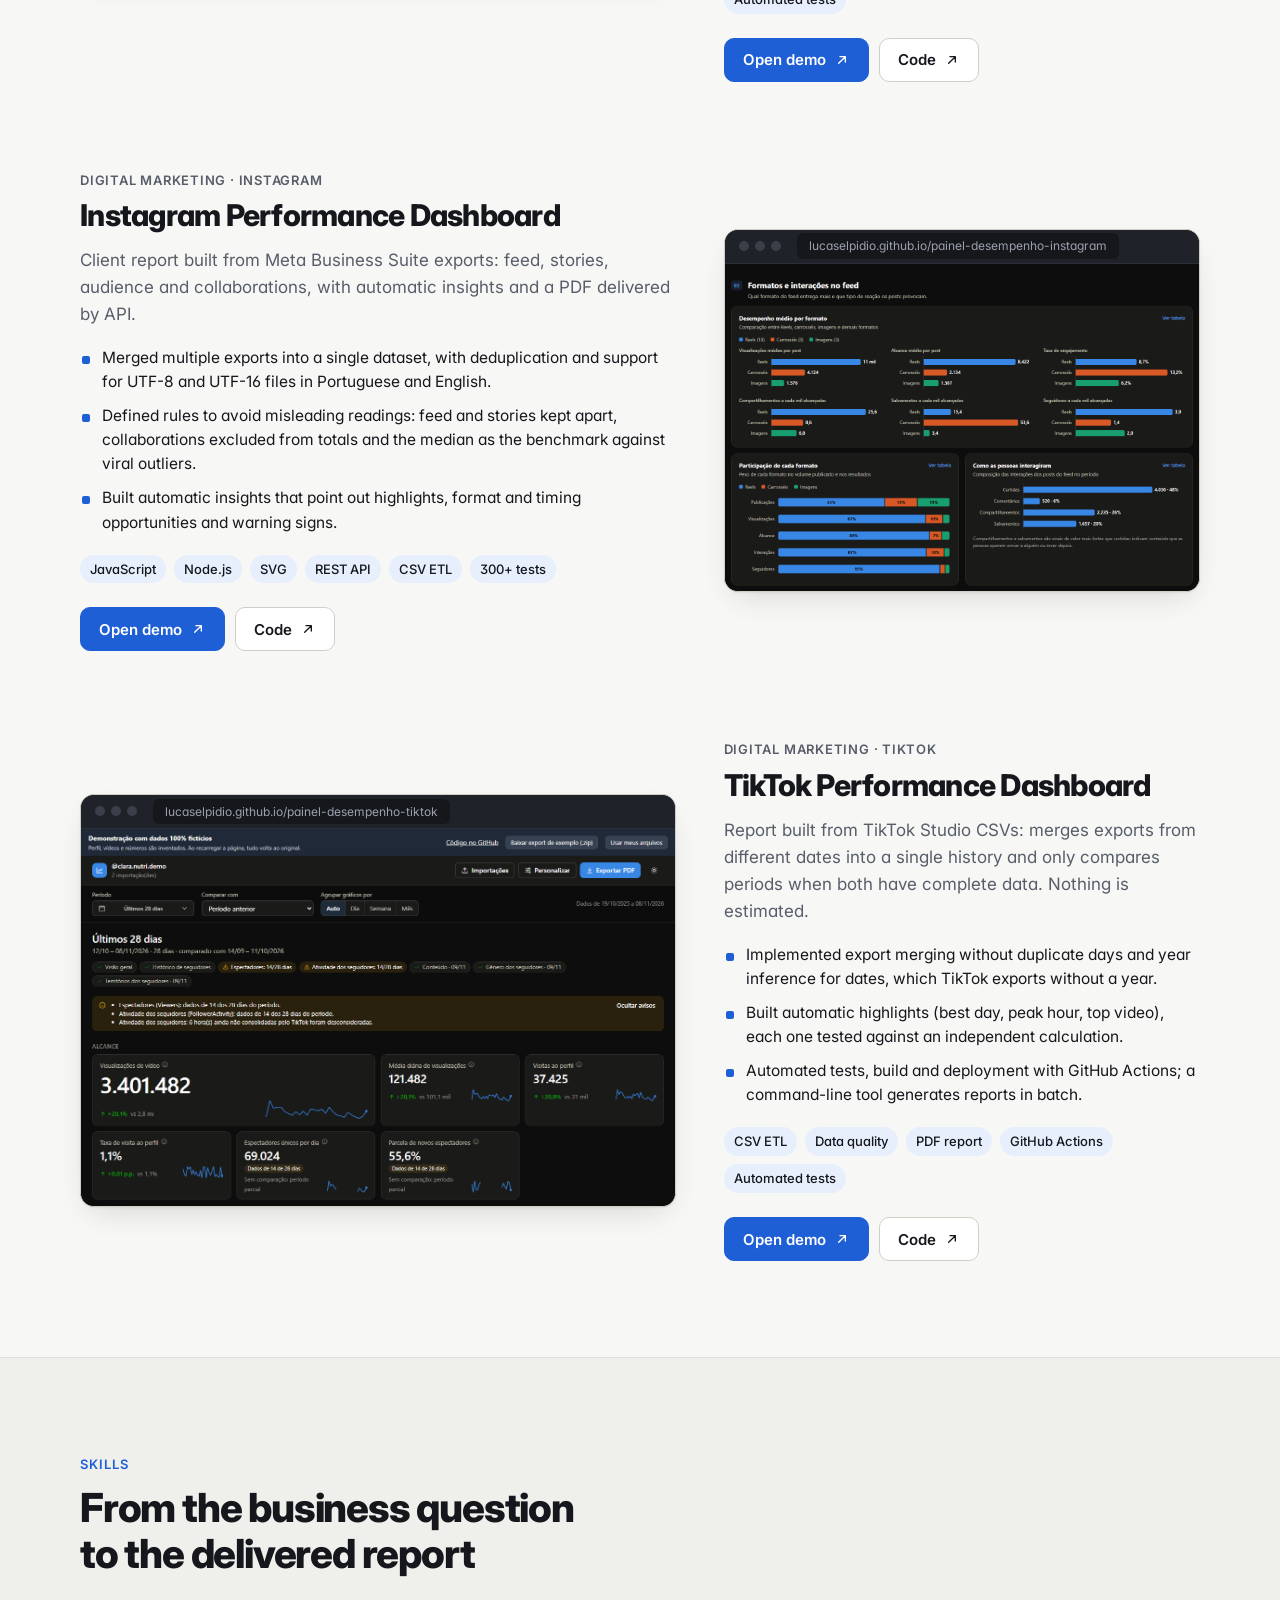
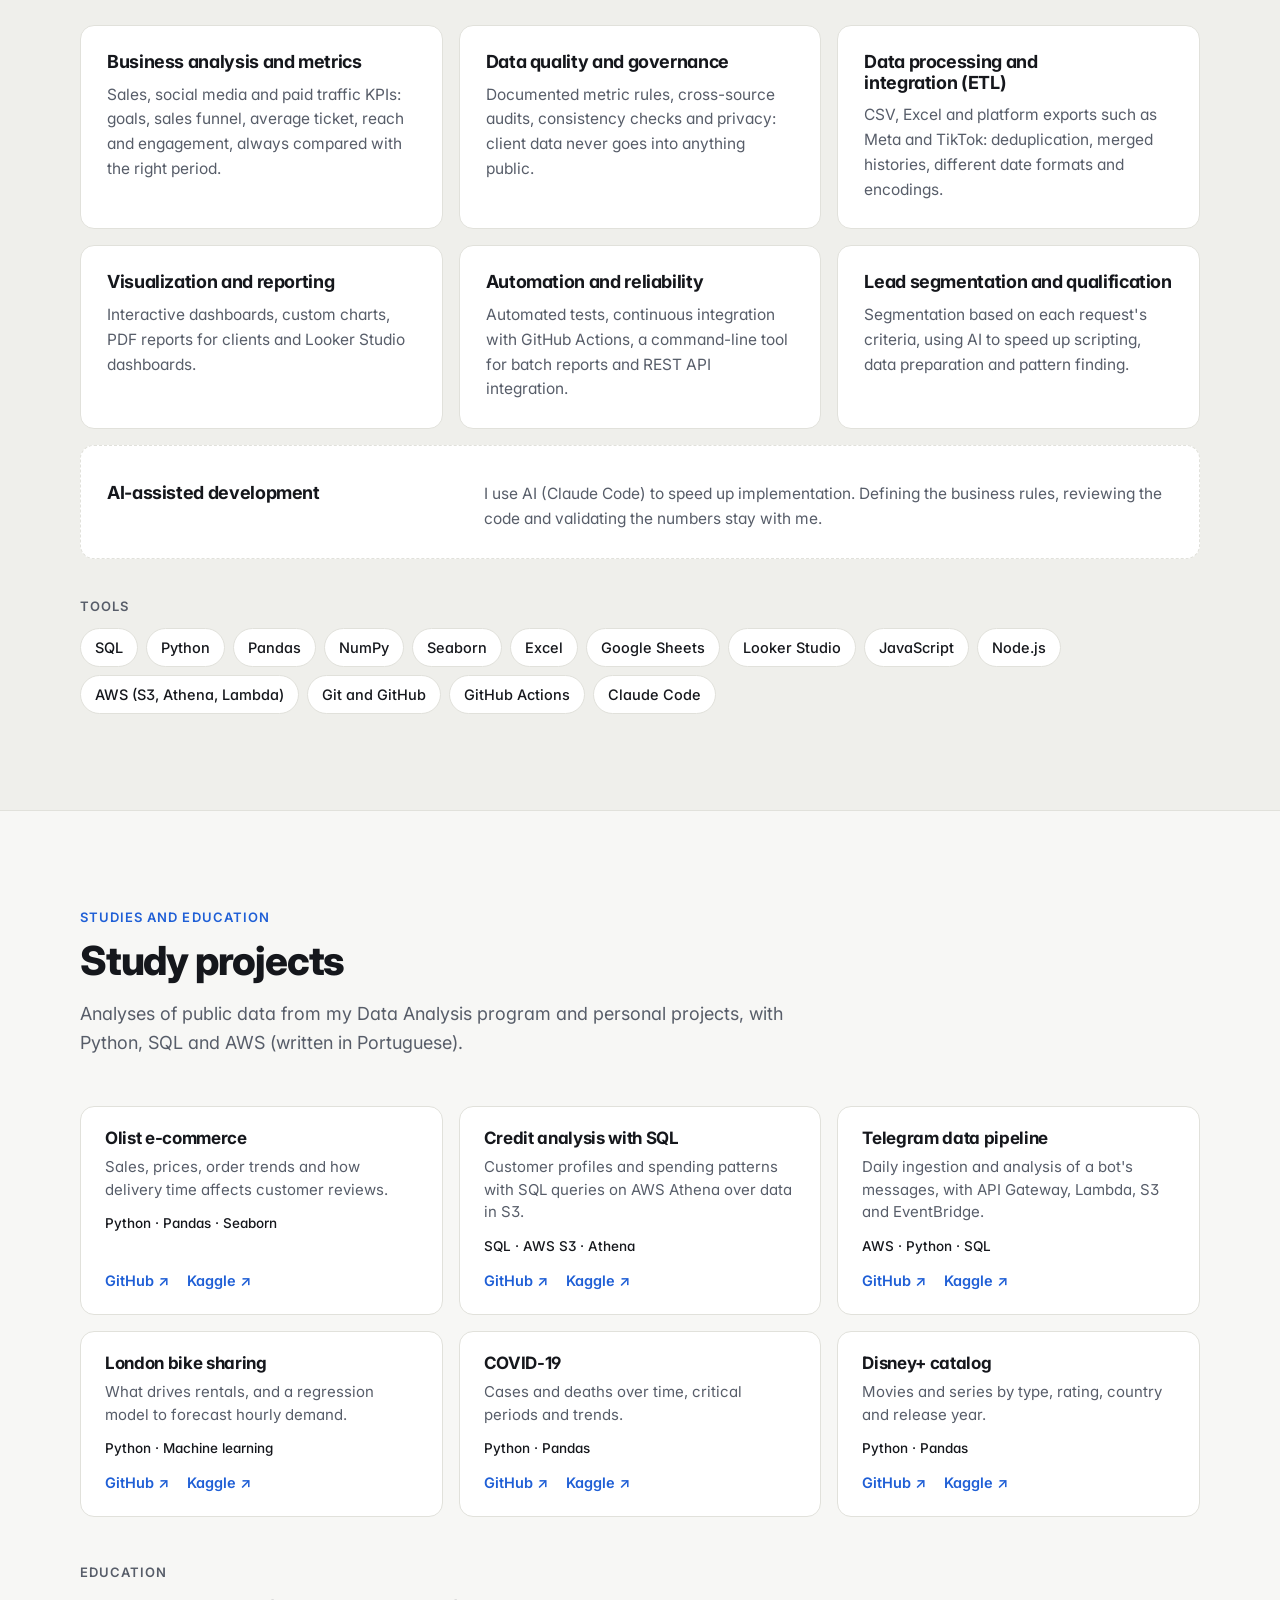
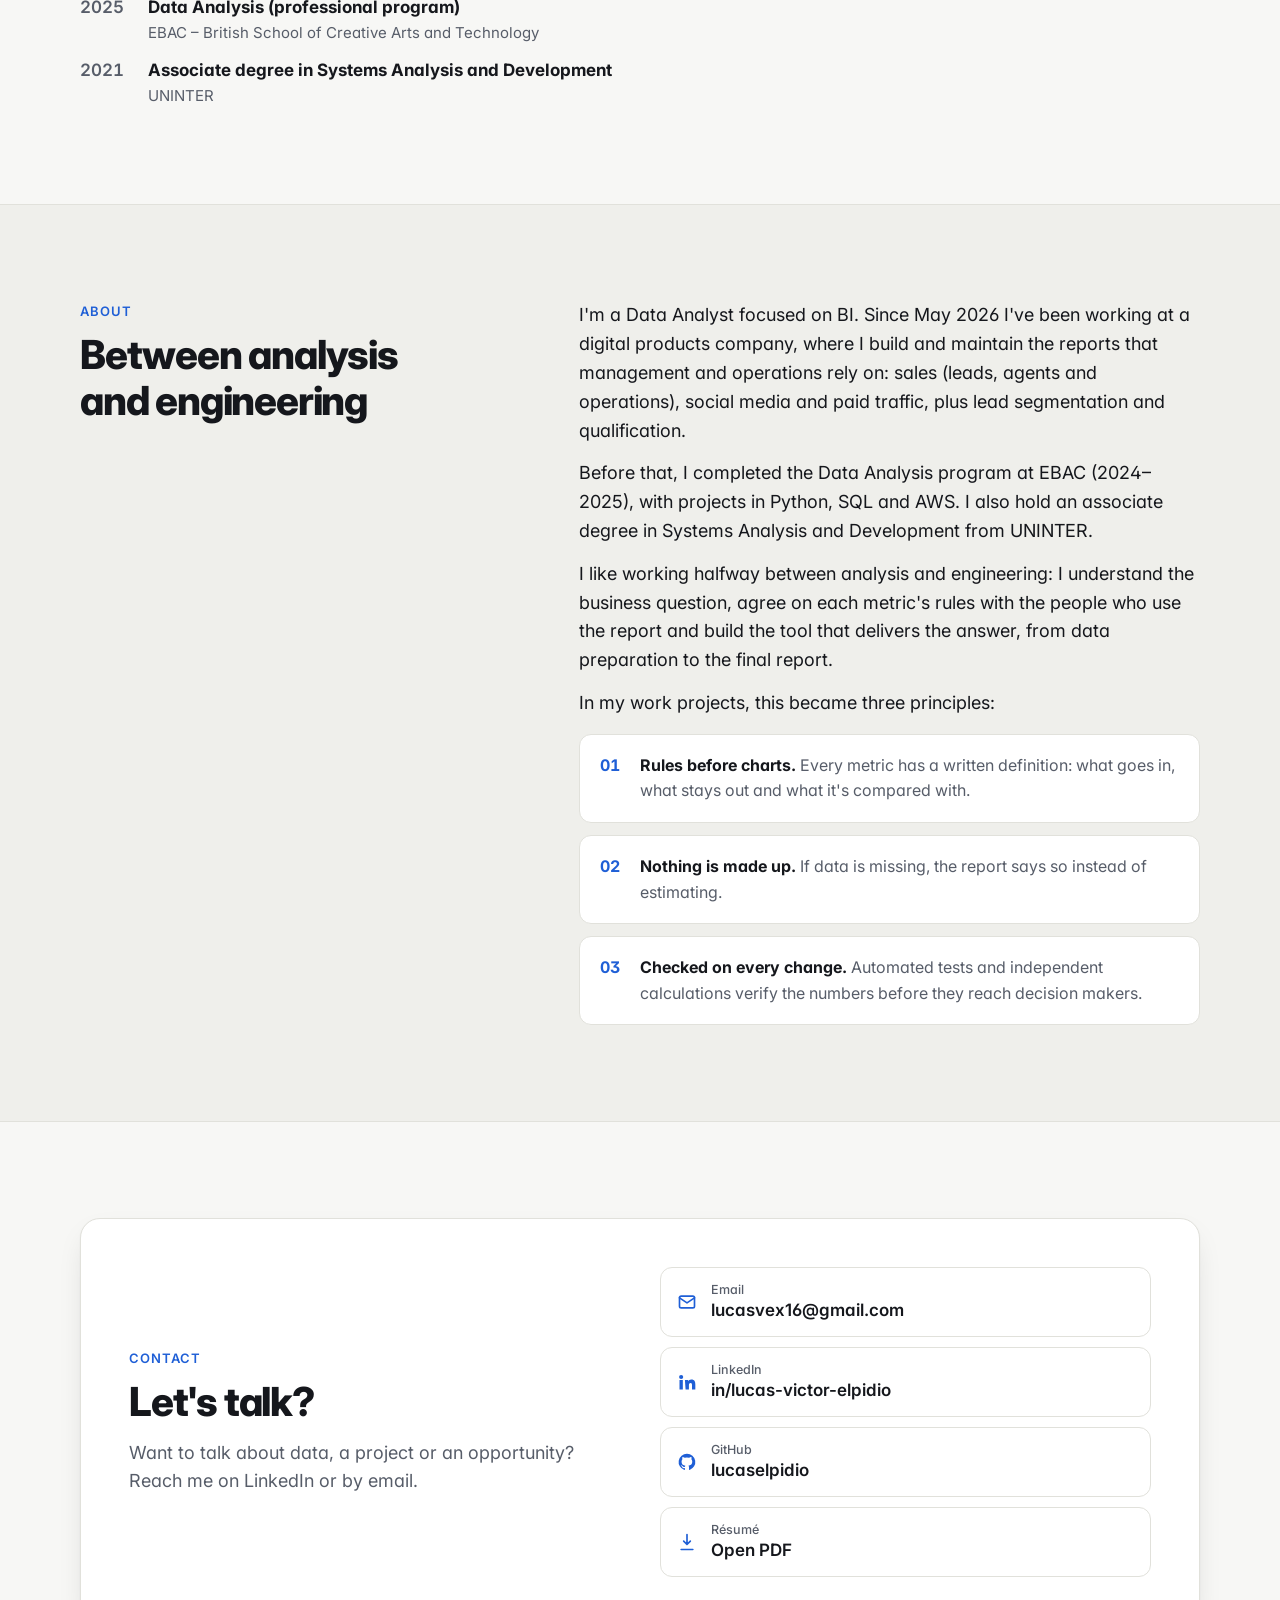
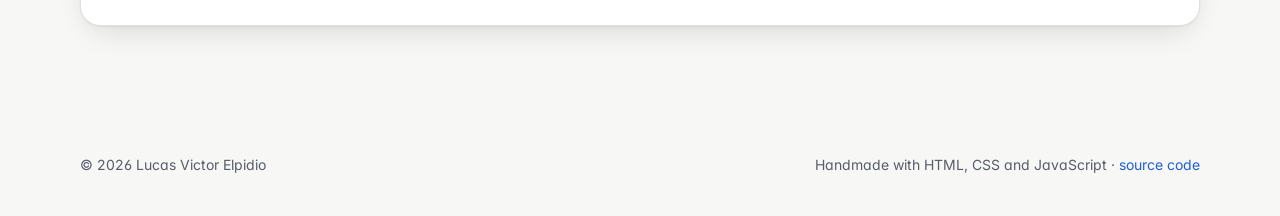
<file: en/index.html>
<!doctype html>
<html lang="en">
<head>
  <meta charset="utf-8">
  <meta name="viewport" content="width=device-width, initial-scale=1">
  <title>Lucas Victor Elpidio · Data &amp; BI Analyst</title>
  <meta name="description" content="Portfolio of Lucas Victor Elpidio, Data &amp; BI Analyst: dashboards and reports that turn exports and spreadsheets into decisions, with explicit data rules and automated tests.">
  <meta name="author" content="Lucas Victor Elpidio">
  <meta name="color-scheme" content="light dark">
  <meta name="theme-color" content="#f7f7f5" media="(prefers-color-scheme: light)">
  <meta name="theme-color" content="#0c0e12" media="(prefers-color-scheme: dark)">

  <!-- Link preview (LinkedIn, WhatsApp etc.) -->
  <meta property="og:type" content="website">
  <meta property="og:locale" content="en_US">
  <meta property="og:locale:alternate" content="pt_BR">
  <meta property="og:title" content="Lucas Victor Elpidio · Data &amp; BI Analyst">
  <meta property="og:description" content="Dashboards and reports that turn exports and spreadsheets into decisions. Projects with live demos.">
  <meta property="og:url" content="https://lucaselpidio.github.io/meu-portfolio-dados/en/">
  <meta property="og:image" content="https://lucaselpidio.github.io/meu-portfolio-dados/img/og-en.png">
  <meta name="twitter:card" content="summary_large_image">

  <link rel="alternate" hreflang="pt-BR" href="https://lucaselpidio.github.io/meu-portfolio-dados/">
  <link rel="alternate" hreflang="en" href="https://lucaselpidio.github.io/meu-portfolio-dados/en/">
  <link rel="icon" href="../img/favicon.svg" type="image/svg+xml">
  <link rel="preconnect" href="https://fonts.googleapis.com">
  <link rel="preconnect" href="https://fonts.gstatic.com" crossorigin>
  <link rel="stylesheet" href="https://fonts.googleapis.com/css2?family=Inter:wght@400;500;600;700;800&display=swap">
  <link rel="stylesheet" href="../css/estilo.css">
  <!-- Applies the saved theme before the page is drawn (no flash) -->
  <script>try { var t = localStorage.getItem('tema'); if (t === 'claro' || t === 'escuro') document.documentElement.dataset.theme = t === 'claro' ? 'light' : 'dark'; } catch (e) {}</script>
</head>
<body>
  <a class="pular" href="#conteudo">Skip to content</a>

  <header class="topo" id="topo">
    <div class="container topo-linha">
      <a class="marca" href="#topo" aria-label="Lucas Victor Elpidio, home">
        <span class="marca-sigla" aria-hidden="true">LE</span>
        <span class="marca-nome">Lucas Elpidio</span>
      </a>
      <nav class="menu" id="menu" aria-label="Sections">
        <a href="#projetos">Projects</a>
        <a href="#competencias">Skills</a>
        <a href="#estudos">Studies</a>
        <a href="#sobre">About</a>
        <a href="#contato">Contact</a>
      </nav>
      <div class="topo-acoes">
        <a class="botao-icone idioma" href="../" hreflang="pt-BR" lang="pt-BR" title="Versão em português" aria-label="Versão em português">PT</a>
        <button class="botao-icone" id="alternar-tema" type="button" aria-label="Toggle light and dark theme" title="Toggle theme">
          <svg class="icone-sol" viewBox="0 0 24 24" aria-hidden="true"><circle cx="12" cy="12" r="4"/><path d="M12 2v2M12 20v2M4.9 4.9l1.4 1.4M17.7 17.7l1.4 1.4M2 12h2M20 12h2M4.9 19.1l1.4-1.4M17.7 6.3l1.4-1.4"/></svg>
          <svg class="icone-lua" viewBox="0 0 24 24" aria-hidden="true"><path d="M21 12.8A9 9 0 1 1 11.2 3a7 7 0 0 0 9.8 9.8z"/></svg>
        </button>
        <button class="botao-icone botao-menu" id="abrir-menu" type="button" aria-label="Open menu" aria-expanded="false" aria-controls="menu">
          <svg viewBox="0 0 24 24" aria-hidden="true"><path d="M4 7h16M4 12h16M4 17h16"/></svg>
        </button>
      </div>
    </div>
  </header>

  <main id="conteudo">
    <!-- ============================================================ INTRO -->
    <section class="hero container" aria-labelledby="titulo-hero">
      <div class="hero-texto">
        <div class="hero-identidade">
          <img class="foto" src="../img/foto.jpg" width="72" height="72" alt="Photo of Lucas Victor Elpidio">
          <p class="sobretitulo">Lucas Victor Elpidio<br><span>Data Analyst · BI</span></p>
        </div>
        <h1 id="titulo-hero">Reliable data, from raw export to the report that drives decisions.</h1>
        <p class="hero-lead">I build interactive dashboards, PDF reports for clients and the data rules behind them: comparisons only with complete data, consistency checks and automated tests on every change.</p>
        <div class="hero-acoes">
          <a class="botao botao-primario" href="#projetos">See projects</a>
          <a class="botao" href="../curriculo/Lucas-Victor-Elpidio-Resume.pdf" target="_blank" rel="noopener">
            <svg viewBox="0 0 24 24" aria-hidden="true"><path d="M12 3v12m0 0-4-4m4 4 4-4M5 21h14"/></svg>
            Résumé (PDF)<span class="sr"> (opens in a new tab)</span>
          </a>
        </div>
        <ul class="hero-links" aria-label="Profiles">
          <li><a href="https://www.linkedin.com/in/lucas-victor-elpidio/" target="_blank" rel="noopener"><svg viewBox="0 0 24 24" aria-hidden="true" class="cheio"><path d="M4.98 3.5a2.5 2.5 0 1 1 0 5 2.5 2.5 0 0 1 0-5zM3 9.5h4V21H3zM9.5 9.5h3.8v1.6h.1c.5-1 1.8-2 3.8-2 4 0 4.8 2.6 4.8 6V21h-4v-5.1c0-1.2 0-2.8-1.7-2.8s-2 1.3-2 2.7V21h-4z"/></svg>LinkedIn</a></li>
          <li><a href="https://github.com/lucaselpidio" target="_blank" rel="noopener"><svg viewBox="0 0 24 24" aria-hidden="true" class="cheio"><path d="M12 2a10 10 0 0 0-3.2 19.5c.5.1.7-.2.7-.5v-1.7c-2.8.6-3.4-1.3-3.4-1.3-.5-1.2-1.1-1.5-1.1-1.5-.9-.6.1-.6.1-.6 1 .1 1.5 1 1.5 1 .9 1.5 2.3 1.1 2.9.8.1-.6.3-1.1.6-1.3-2.2-.3-4.6-1.1-4.6-5 0-1.1.4-2 1-2.7-.1-.3-.4-1.3.1-2.7 0 0 .8-.3 2.8 1a9.6 9.6 0 0 1 5 0c1.9-1.3 2.8-1 2.8-1 .5 1.4.2 2.4.1 2.7.6.7 1 1.6 1 2.7 0 3.9-2.4 4.7-4.6 5 .4.3.7.9.7 1.9V21c0 .3.2.6.7.5A10 10 0 0 0 12 2z"/></svg>GitHub</a></li>
          <li><a href="mailto:lucasvex16@gmail.com"><svg viewBox="0 0 24 24" aria-hidden="true"><rect x="3" y="5" width="18" height="14" rx="2"/><path d="m3 7 9 6 9-6"/></svg>Email</a></li>
        </ul>
      </div>

      <dl class="hero-numeros" aria-label="In numbers">
        <div>
          <dt>Reports in use at work</dt>
          <dd>3</dd>
          <p>sales, Instagram and TikTok, all with a live demo</p>
        </div>
        <div>
          <dt>Automated tests</dt>
          <dd>2,000</dd>
          <p>check the numbers on every change, across several browsers</p>
        </div>
        <div>
          <dt>Demo data</dt>
          <dd>100% fictional</dd>
          <p>generated in the platforms' exact export format, with no client data</p>
        </div>
      </dl>
    </section>

    <!-- ============================================================ PROJECTS -->
    <section class="secao" id="projetos" aria-labelledby="titulo-projetos">
      <div class="container">
        <header class="secao-cabecalho">
          <p class="sobretitulo">Featured projects</p>
          <h2 id="titulo-projetos">Built at work, open for you to try</h2>
          <p>Each project started from a real need and was released as a public version with 100% fictional data. The demos run in the browser (the interface is in Portuguese): change the period, filter and export the PDF.</p>
        </header>

        <!-- Project 1 -->
        <article class="projeto" aria-labelledby="p-comercial">
          <a class="projeto-tela" href="https://lucaselpidio.github.io/relatorio-comercial-dinamico/" target="_blank" rel="noopener" aria-label="Open the Dynamic Sales Report demo (new tab)">
            <span class="tela-barra" aria-hidden="true"><i></i><i></i><i></i><span>lucaselpidio.github.io/relatorio-comercial-dinamico</span></span>
            <img src="../img/projetos/comercial.png" width="1100" height="614" loading="lazy" alt="Sales dashboard with revenue, number of sales, average ticket, funnel revenue and goal attainment for the period">
          </a>
          <div class="projeto-texto">
            <p class="projeto-tag">Sales · Goals · Funnel</p>
            <h3 id="p-comercial">Dynamic Sales Report</h3>
            <p>The sales team's first dashboard (there was none before), built together with the standardization of the sales spreadsheet: goals by product and by salesperson, trends, daily funnel per agent, lead income and automatic comparison with the previous period.</p>
            <ul class="projeto-feitos">
              <li>Defined and documented the metric rules: goals prorated to the period, cross-sale attribution and unbiased conversion rates.</li>
              <li>Built an audit that cross-checks the funnel reported by agents against recorded sales and flags discrepancies.</li>
              <li>Designed the relational database and the REST API contract to connect the dashboard to the company platform.</li>
            </ul>
            <ul class="chips" aria-label="Technologies">
              <li>JavaScript</li><li>SQL</li><li>Node.js</li><li>REST API</li><li>Data auditing</li><li>Automated tests</li>
            </ul>
            <div class="projeto-links">
              <a class="botao botao-primario" href="https://lucaselpidio.github.io/relatorio-comercial-dinamico/" target="_blank" rel="noopener">Open demo <svg viewBox="0 0 24 24" aria-hidden="true"><path d="M7 17 17 7M9 7h8v8"/></svg><span class="sr">(new tab)</span></a>
              <a class="botao" href="https://github.com/lucaselpidio/relatorio-comercial-dinamico" target="_blank" rel="noopener">Code <svg viewBox="0 0 24 24" aria-hidden="true"><path d="M7 17 17 7M9 7h8v8"/></svg><span class="sr">(new tab)</span></a>
            </div>
          </div>
        </article>

        <!-- Project 2 -->
        <article class="projeto" aria-labelledby="p-instagram">
          <a class="projeto-tela" href="https://lucaselpidio.github.io/painel-desempenho-instagram/" target="_blank" rel="noopener" aria-label="Open the Instagram Performance Dashboard demo (new tab)">
            <span class="tela-barra" aria-hidden="true"><i></i><i></i><i></i><span>lucaselpidio.github.io/painel-desempenho-instagram</span></span>
            <img src="../img/projetos/instagram.png" width="1248" height="862" loading="lazy" alt="Reels, carousels and images compared by views, reach, engagement and each format's share">
          </a>
          <div class="projeto-texto">
            <p class="projeto-tag">Digital marketing · Instagram</p>
            <h3 id="p-instagram">Instagram Performance Dashboard</h3>
            <p>Client report built from Meta Business Suite exports: feed, stories, audience and collaborations, with automatic insights and a PDF delivered by API.</p>
            <ul class="projeto-feitos">
              <li>Merged multiple exports into a single dataset, with deduplication and support for UTF-8 and UTF-16 files in Portuguese and English.</li>
              <li>Defined rules to avoid misleading readings: feed and stories kept apart, collaborations excluded from totals and the median as the benchmark against viral outliers.</li>
              <li>Built automatic insights that point out highlights, format and timing opportunities and warning signs.</li>
            </ul>
            <ul class="chips" aria-label="Technologies">
              <li>JavaScript</li><li>Node.js</li><li>SVG</li><li>REST API</li><li>CSV ETL</li><li>300+ tests</li>
            </ul>
            <div class="projeto-links">
              <a class="botao botao-primario" href="https://lucaselpidio.github.io/painel-desempenho-instagram/" target="_blank" rel="noopener">Open demo <svg viewBox="0 0 24 24" aria-hidden="true"><path d="M7 17 17 7M9 7h8v8"/></svg><span class="sr">(new tab)</span></a>
              <a class="botao" href="https://github.com/lucaselpidio/painel-desempenho-instagram" target="_blank" rel="noopener">Code <svg viewBox="0 0 24 24" aria-hidden="true"><path d="M7 17 17 7M9 7h8v8"/></svg><span class="sr">(new tab)</span></a>
            </div>
          </div>
        </article>

        <!-- Project 3 -->
        <article class="projeto" aria-labelledby="p-tiktok">
          <a class="projeto-tela" href="https://lucaselpidio.github.io/painel-desempenho-tiktok/" target="_blank" rel="noopener" aria-label="Open the TikTok Performance Dashboard demo (new tab)">
            <span class="tela-barra" aria-hidden="true"><i></i><i></i><i></i><span>lucaselpidio.github.io/painel-desempenho-tiktok</span></span>
            <img src="../img/projetos/tiktok.png" width="1280" height="813" loading="lazy" alt="Reach metrics for the last 28 days with data coverage warnings and trend sparklines">
          </a>
          <div class="projeto-texto">
            <p class="projeto-tag">Digital marketing · TikTok</p>
            <h3 id="p-tiktok">TikTok Performance Dashboard</h3>
            <p>Report built from TikTok Studio CSVs: merges exports from different dates into a single history and only compares periods when both have complete data. Nothing is estimated.</p>
            <ul class="projeto-feitos">
              <li>Implemented export merging without duplicate days and year inference for dates, which TikTok exports without a year.</li>
              <li>Built automatic highlights (best day, peak hour, top video), each one tested against an independent calculation.</li>
              <li>Automated tests, build and deployment with GitHub Actions; a command-line tool generates reports in batch.</li>
            </ul>
            <ul class="chips" aria-label="Technologies">
              <li>CSV ETL</li><li>Data quality</li><li>PDF report</li><li>GitHub Actions</li><li>Automated tests</li>
            </ul>
            <div class="projeto-links">
              <a class="botao botao-primario" href="https://lucaselpidio.github.io/painel-desempenho-tiktok/" target="_blank" rel="noopener">Open demo <svg viewBox="0 0 24 24" aria-hidden="true"><path d="M7 17 17 7M9 7h8v8"/></svg><span class="sr">(new tab)</span></a>
              <a class="botao" href="https://github.com/lucaselpidio/painel-desempenho-tiktok" target="_blank" rel="noopener">Code <svg viewBox="0 0 24 24" aria-hidden="true"><path d="M7 17 17 7M9 7h8v8"/></svg><span class="sr">(new tab)</span></a>
            </div>
          </div>
        </article>
      </div>
    </section>

    <!-- ============================================================ SKILLS -->
    <section class="secao secao-alternada" id="competencias" aria-labelledby="titulo-competencias">
      <div class="container">
        <header class="secao-cabecalho">
          <p class="sobretitulo">Skills</p>
          <h2 id="titulo-competencias">From the business question to the delivered report</h2>
        </header>
        <div class="grade-competencias">
          <article class="competencia">
            <h3>Business analysis and metrics</h3>
            <p>Sales, social media and paid traffic KPIs: goals, sales funnel, average ticket, reach and engagement, always compared with the right period.</p>
          </article>
          <article class="competencia">
            <h3>Data quality and governance</h3>
            <p>Documented metric rules, cross-source audits, consistency checks and privacy: client data never goes into anything public.</p>
          </article>
          <article class="competencia">
            <h3>Data processing and integration (ETL)</h3>
            <p>CSV, Excel and platform exports such as Meta and TikTok: deduplication, merged histories, different date formats and encodings.</p>
          </article>
          <article class="competencia">
            <h3>Visualization and reporting</h3>
            <p>Interactive dashboards, custom charts, PDF reports for clients and Looker Studio dashboards.</p>
          </article>
          <article class="competencia">
            <h3>Automation and reliability</h3>
            <p>Automated tests, continuous integration with GitHub Actions, a command-line tool for batch reports and REST API integration.</p>
          </article>
          <article class="competencia">
            <h3>Lead segmentation and qualification</h3>
            <p>Segmentation based on each request's criteria, using AI to speed up scripting, data preparation and pattern finding.</p>
          </article>
          <article class="competencia competencia-larga">
            <h3>AI-assisted development</h3>
            <p>I use AI (Claude Code) to speed up implementation. Defining the business rules, reviewing the code and validating the numbers stay with me.</p>
          </article>
        </div>

        <div class="ferramentas">
          <h3>Tools</h3>
          <ul class="chips chips-grandes">
            <li>SQL</li><li>Python</li><li>Pandas</li><li>NumPy</li><li>Seaborn</li><li>Excel</li><li>Google Sheets</li><li>Looker Studio</li><li>JavaScript</li><li>Node.js</li><li>AWS (S3, Athena, Lambda)</li><li>Git and GitHub</li><li>GitHub Actions</li><li>Claude Code</li>
          </ul>
        </div>
      </div>
    </section>

    <!-- ============================================================ STUDIES -->
    <section class="secao" id="estudos" aria-labelledby="titulo-estudos">
      <div class="container">
        <header class="secao-cabecalho">
          <p class="sobretitulo">Studies and education</p>
          <h2 id="titulo-estudos">Study projects</h2>
          <p>Analyses of public data from my Data Analysis program and personal projects, with Python, SQL and AWS (written in Portuguese).</p>
        </header>
        <div class="grade-estudos">
          <article class="estudo">
            <h3>Olist e-commerce</h3>
            <p>Sales, prices, order trends and how delivery time affects customer reviews.</p>
            <p class="estudo-tags">Python · Pandas · Seaborn</p>
            <p class="estudo-links"><a href="https://github.com/lucaselpidio/ecommerce-olist-eda" target="_blank" rel="noopener">GitHub</a><a href="https://www.kaggle.com/code/lucaselpidio/analise-olist" target="_blank" rel="noopener">Kaggle</a></p>
          </article>
          <article class="estudo">
            <h3>Credit analysis with SQL</h3>
            <p>Customer profiles and spending patterns with SQL queries on AWS Athena over data in S3.</p>
            <p class="estudo-tags">SQL · AWS S3 · Athena</p>
            <p class="estudo-links"><a href="https://github.com/lucaselpidio/credit-eda-sql" target="_blank" rel="noopener">GitHub</a><a href="https://www.kaggle.com/code/lucaselpidio/credit-eda" target="_blank" rel="noopener">Kaggle</a></p>
          </article>
          <article class="estudo">
            <h3>Telegram data pipeline</h3>
            <p>Daily ingestion and analysis of a bot's messages, with API Gateway, Lambda, S3 and EventBridge.</p>
            <p class="estudo-tags">AWS · Python · SQL</p>
            <p class="estudo-links"><a href="https://github.com/lucaselpidio/pipeline-dados-telegram" target="_blank" rel="noopener">GitHub</a><a href="https://www.kaggle.com/code/lucaselpidio/pipeline-dados-telegram-projeto-final-ebac" target="_blank" rel="noopener">Kaggle</a></p>
          </article>
          <article class="estudo">
            <h3>London bike sharing</h3>
            <p>What drives rentals, and a regression model to forecast hourly demand.</p>
            <p class="estudo-tags">Python · Machine learning</p>
            <p class="estudo-links"><a href="https://github.com/lucaselpidio/bike_sharing_london" target="_blank" rel="noopener">GitHub</a><a href="https://www.kaggle.com/code/lucaselpidio/an-lise-e-predi-o-de-alugu-is-de-bicicletas" target="_blank" rel="noopener">Kaggle</a></p>
          </article>
          <article class="estudo">
            <h3>COVID-19</h3>
            <p>Cases and deaths over time, critical periods and trends.</p>
            <p class="estudo-tags">Python · Pandas</p>
            <p class="estudo-links"><a href="https://github.com/lucaselpidio/covid-19-eda" target="_blank" rel="noopener">GitHub</a><a href="https://www.kaggle.com/code/lucaselpidio/covid19-eda-pt-br" target="_blank" rel="noopener">Kaggle</a></p>
          </article>
          <article class="estudo">
            <h3>Disney+ catalog</h3>
            <p>Movies and series by type, rating, country and release year.</p>
            <p class="estudo-tags">Python · Pandas</p>
            <p class="estudo-links"><a href="https://github.com/lucaselpidio/disneyplus_EDA" target="_blank" rel="noopener">GitHub</a><a href="https://www.kaggle.com/code/lucaselpidio/disneyplus-eda" target="_blank" rel="noopener">Kaggle</a></p>
          </article>
        </div>

        <div class="formacao">
          <h3>Education</h3>
          <ol>
            <li><span class="formacao-ano">2025</span><div><strong>Data Analysis (professional program)</strong><span>EBAC – British School of Creative Arts and Technology</span></div></li>
            <li><span class="formacao-ano">2021</span><div><strong>Associate degree in Systems Analysis and Development</strong><span>UNINTER</span></div></li>
          </ol>
        </div>
      </div>
    </section>

    <!-- ============================================================ ABOUT -->
    <section class="secao secao-alternada" id="sobre" aria-labelledby="titulo-sobre">
      <div class="container sobre">
        <header class="secao-cabecalho">
          <p class="sobretitulo">About</p>
          <h2 id="titulo-sobre">Between analysis and engineering</h2>
        </header>
        <div class="sobre-texto">
          <p>I'm a Data Analyst focused on BI. Since May 2026 I've been working at a digital products company, where I build and maintain the reports that management and operations rely on: sales (leads, agents and operations), social media and paid traffic, plus lead segmentation and qualification.</p>
          <p>Before that, I completed the Data Analysis program at EBAC (2024–2025), with projects in Python, SQL and AWS. I also hold an associate degree in Systems Analysis and Development from UNINTER.</p>
          <p>I like working halfway between analysis and engineering: I understand the business question, agree on each metric's rules with the people who use the report and build the tool that delivers the answer, from data preparation to the final report.</p>
          <p>In my work projects, this became three principles:</p>
        </div>
        <ol class="principios">
          <li><strong>Rules before charts.</strong> Every metric has a written definition: what goes in, what stays out and what it's compared with.</li>
          <li><strong>Nothing is made up.</strong> If data is missing, the report says so instead of estimating.</li>
          <li><strong>Checked on every change.</strong> Automated tests and independent calculations verify the numbers before they reach decision makers.</li>
        </ol>
      </div>
    </section>

    <!-- ============================================================ CONTACT -->
    <section class="secao" id="contato" aria-labelledby="titulo-contato">
      <div class="container">
        <div class="contato">
          <div>
            <p class="sobretitulo">Contact</p>
            <h2 id="titulo-contato">Let's talk?</h2>
            <p>Want to talk about data, a project or an opportunity? Reach me on LinkedIn or by email.</p>
          </div>
          <ul class="contato-lista">
            <li><a href="mailto:lucasvex16@gmail.com"><svg viewBox="0 0 24 24" aria-hidden="true"><rect x="3" y="5" width="18" height="14" rx="2"/><path d="m3 7 9 6 9-6"/></svg><span><small>Email</small>lucasvex16@gmail.com</span></a></li>
            <li><a href="https://www.linkedin.com/in/lucas-victor-elpidio/" target="_blank" rel="noopener"><svg viewBox="0 0 24 24" aria-hidden="true" class="cheio"><path d="M4.98 3.5a2.5 2.5 0 1 1 0 5 2.5 2.5 0 0 1 0-5zM3 9.5h4V21H3zM9.5 9.5h3.8v1.6h.1c.5-1 1.8-2 3.8-2 4 0 4.8 2.6 4.8 6V21h-4v-5.1c0-1.2 0-2.8-1.7-2.8s-2 1.3-2 2.7V21h-4z"/></svg><span><small>LinkedIn</small>in/lucas-victor-elpidio</span></a></li>
            <li><a href="https://github.com/lucaselpidio" target="_blank" rel="noopener"><svg viewBox="0 0 24 24" aria-hidden="true" class="cheio"><path d="M12 2a10 10 0 0 0-3.2 19.5c.5.1.7-.2.7-.5v-1.7c-2.8.6-3.4-1.3-3.4-1.3-.5-1.2-1.1-1.5-1.1-1.5-.9-.6.1-.6.1-.6 1 .1 1.5 1 1.5 1 .9 1.5 2.3 1.1 2.9.8.1-.6.3-1.1.6-1.3-2.2-.3-4.6-1.1-4.6-5 0-1.1.4-2 1-2.7-.1-.3-.4-1.3.1-2.7 0 0 .8-.3 2.8 1a9.6 9.6 0 0 1 5 0c1.9-1.3 2.8-1 2.8-1 .5 1.4.2 2.4.1 2.7.6.7 1 1.6 1 2.7 0 3.9-2.4 4.7-4.6 5 .4.3.7.9.7 1.9V21c0 .3.2.6.7.5A10 10 0 0 0 12 2z"/></svg><span><small>GitHub</small>lucaselpidio</span></a></li>
            <li><a href="../curriculo/Lucas-Victor-Elpidio-Resume.pdf" target="_blank" rel="noopener"><svg viewBox="0 0 24 24" aria-hidden="true"><path d="M12 3v12m0 0-4-4m4 4 4-4M5 21h14"/></svg><span><small>Résumé</small>Open PDF</span></a></li>
          </ul>
        </div>
      </div>
    </section>
  </main>

  <footer class="rodape">
    <div class="container rodape-linha">
      <p>© <span id="ano">2026</span> Lucas Victor Elpidio</p>
      <p>Handmade with HTML, CSS and JavaScript · <a href="https://github.com/lucaselpidio/meu-portfolio-dados" target="_blank" rel="noopener">source code</a></p>
    </div>
  </footer>

  <script src="../js/site.js" defer></script>
</body>
</html>
</file>
<file: css/estilo.css>
/* Portfólio · Lucas Victor Elpidio
   Tema claro por padrão; escuro quando o sistema pede ou quando o visitante escolhe no botão. */

:root {
  --fundo: #f7f7f5;
  --fundo-alt: #efefeb;
  --superficie: #ffffff;
  --superficie-2: #f3f3ef;
  --texto: #15171c;
  --texto-suave: #575d69;
  --linha: #e1e1db;
  --linha-forte: #cfcfc7;
  --destaque: #1f5fd6;
  --destaque-hover: #184bb0;
  --destaque-suave: #e7eefc;
  --sobre-destaque: #ffffff;
  --tela: #141414;
  --sombra: 0 1px 2px rgba(20, 22, 28, .05), 0 12px 32px -12px rgba(20, 22, 28, .18);
  --raio: 14px;
  --largura: 1120px;
  --gutter: 24px;
  --fonte: "Inter", ui-sans-serif, system-ui, -apple-system, "Segoe UI", Roboto, sans-serif;
  color-scheme: light;
}
@media (prefers-color-scheme: dark) {
  :root:not([data-theme="light"]) {
    --fundo: #0c0e12;
    --fundo-alt: #111419;
    --superficie: #151920;
    --superficie-2: #1b2029;
    --texto: #eceef2;
    --texto-suave: #a0a7b4;
    --linha: #252a34;
    --linha-forte: #353b47;
    --destaque: #6ea2ff;
    --destaque-hover: #92baff;
    --destaque-suave: rgba(110, 162, 255, .12);
    --sobre-destaque: #0c1424;
    --sombra: 0 1px 2px rgba(0, 0, 0, .3), 0 16px 40px -16px rgba(0, 0, 0, .7);
    color-scheme: dark;
  }
}
:root[data-theme="dark"] {
  --fundo: #0c0e12;
  --fundo-alt: #111419;
  --superficie: #151920;
  --superficie-2: #1b2029;
  --texto: #eceef2;
  --texto-suave: #a0a7b4;
  --linha: #252a34;
  --linha-forte: #353b47;
  --destaque: #6ea2ff;
  --destaque-hover: #92baff;
  --destaque-suave: rgba(110, 162, 255, .12);
  --sobre-destaque: #0c1424;
  --sombra: 0 1px 2px rgba(0, 0, 0, .3), 0 16px 40px -16px rgba(0, 0, 0, .7);
  color-scheme: dark;
}

/* ------------------------------------------------------------------ base */
*, *::before, *::after { box-sizing: border-box; }
html { scroll-behavior: smooth; scroll-padding-top: 80px; -webkit-text-size-adjust: 100%; }
body {
  margin: 0;
  background: var(--fundo);
  color: var(--texto);
  font-family: var(--fonte);
  font-size: 17px;
  line-height: 1.6;
  font-feature-settings: "cv11", "ss01";
  -webkit-font-smoothing: antialiased;
}
img { display: block; max-width: 100%; height: auto; }
a { color: var(--destaque); text-decoration: none; }
a:hover { color: var(--destaque-hover); }
:focus-visible { outline: 2px solid var(--destaque); outline-offset: 3px; border-radius: 6px; }
h1, h2, h3 { margin: 0; line-height: 1.15; letter-spacing: -.02em; text-wrap: balance; }
p { margin: 0; }
ul, ol { margin: 0; padding: 0; }
svg { width: 18px; height: 18px; flex: none; fill: none; stroke: currentColor; stroke-width: 2; stroke-linecap: round; stroke-linejoin: round; }
svg.cheio { fill: currentColor; stroke: none; }
.sr { position: absolute; width: 1px; height: 1px; overflow: hidden; clip: rect(0 0 0 0); white-space: nowrap; }
.container { width: min(100% - var(--gutter) * 2, var(--largura)); margin-inline: auto; }
.pular { position: absolute; left: 16px; top: -60px; z-index: 100; padding: 10px 16px; background: var(--destaque); color: #fff; border-radius: 8px; }
.pular:focus { top: 12px; color: #fff; }

.sobretitulo {
  font-size: 13px;
  font-weight: 600;
  letter-spacing: .08em;
  text-transform: uppercase;
  color: var(--destaque);
}

/* ------------------------------------------------------------------ botões */
.botao {
  display: inline-flex; align-items: center; gap: 8px;
  min-height: 44px; padding: 10px 18px;
  border: 1px solid var(--linha-forte); border-radius: 10px;
  background: var(--superficie); color: var(--texto);
  font: 600 15px/1 var(--fonte);
  transition: border-color .15s, background-color .15s, transform .15s;
}
.botao:hover { color: var(--texto); border-color: var(--texto-suave); }
.botao:active { transform: translateY(1px); }
.botao-primario { background: var(--destaque); border-color: var(--destaque); color: var(--sobre-destaque); }
.botao-primario:hover { background: var(--destaque-hover); border-color: var(--destaque-hover); color: var(--sobre-destaque); }
.botao svg { width: 16px; height: 16px; }
.botao-icone {
  display: inline-grid; place-items: center;
  width: 40px; height: 40px; padding: 0;
  border: 1px solid var(--linha); border-radius: 10px;
  background: transparent; color: var(--texto); cursor: pointer;
}
.botao-icone:hover { border-color: var(--linha-forte); background: var(--superficie); }
.idioma { width: auto; min-width: 40px; padding: 0 10px; color: var(--texto); font-size: 13px; font-weight: 700; letter-spacing: .04em; }
.idioma:hover { color: var(--texto); }

/* ------------------------------------------------------------------ topo */
.topo {
  position: sticky; top: 0; z-index: 50;
  background: color-mix(in srgb, var(--fundo) 86%, transparent);
  backdrop-filter: saturate(1.4) blur(12px);
  -webkit-backdrop-filter: saturate(1.4) blur(12px);
  border-bottom: 1px solid transparent;
  transition: border-color .2s;
}
.topo.rolou { border-bottom-color: var(--linha); }
.topo-linha { display: flex; align-items: center; gap: 24px; height: 64px; }
.marca { display: inline-flex; align-items: center; gap: 10px; color: var(--texto); font-weight: 700; }
.marca:hover { color: var(--texto); }
.marca-sigla {
  display: inline-grid; place-items: center; width: 34px; height: 34px;
  border-radius: 9px; background: var(--texto); color: var(--fundo);
  font-size: 13px; font-weight: 800; letter-spacing: .02em;
}
.menu { display: flex; gap: 4px; margin-left: auto; }
.menu a { padding: 8px 12px; border-radius: 8px; color: var(--texto-suave); font-size: 15px; font-weight: 500; }
.menu a:hover, .menu a.ativo { color: var(--texto); background: var(--superficie-2); }
.topo-acoes { display: flex; gap: 8px; }
.botao-menu { display: none; }
.icone-lua { display: none; }
:root[data-theme="dark"] .icone-sol { display: none; }
:root[data-theme="dark"] .icone-lua { display: block; }
@media (prefers-color-scheme: dark) {
  :root:not([data-theme="light"]) .icone-sol { display: none; }
  :root:not([data-theme="light"]) .icone-lua { display: block; }
}

/* ------------------------------------------------------------------ apresentação */
.hero {
  display: grid; grid-template-columns: minmax(0, 1.45fr) minmax(0, 1fr);
  gap: 56px; align-items: center;
  padding: 88px 0 96px;
}
.hero-identidade { display: flex; align-items: center; gap: 14px; }
.hero-identidade .sobretitulo { line-height: 1.5; }
.hero-identidade .sobretitulo span { color: var(--texto-suave); }
.foto {
  width: 72px; height: 72px; flex: none; border-radius: 50%;
  object-fit: cover; border: 2px solid var(--superficie); box-shadow: 0 0 0 1px var(--linha-forte);
}
.foto-reservada {
  display: grid; place-items: center;
  background: var(--superficie-2); color: var(--texto-suave);
  border: 1px dashed var(--linha-forte); box-shadow: none;
  font-size: 12px; font-weight: 600;
}
.hero h1 { margin-top: 22px; font-size: clamp(36px, 5.2vw, 58px); font-weight: 800; letter-spacing: -.035em; }
.hero-lead { margin-top: 22px; max-width: 58ch; font-size: 19px; color: var(--texto-suave); }
.hero-acoes { display: flex; flex-wrap: wrap; gap: 12px; margin-top: 32px; }
.hero-links { display: flex; flex-wrap: wrap; gap: 8px 22px; margin-top: 24px; list-style: none; }
.hero-links a { display: inline-flex; align-items: center; gap: 8px; color: var(--texto-suave); font-size: 15px; font-weight: 500; }
.hero-links a:hover { color: var(--texto); }
.hero-numeros {
  margin: 0; padding: 8px 28px;
  background: var(--superficie); border: 1px solid var(--linha); border-radius: 18px; box-shadow: var(--sombra);
}
.hero-numeros > div { padding: 22px 0; display: grid; gap: 2px; }
.hero-numeros > div + div { border-top: 1px solid var(--linha); }
.hero-numeros dt { order: 2; font-weight: 600; font-size: 15px; }
.hero-numeros dd { order: 1; margin: 0; font-size: 34px; font-weight: 800; letter-spacing: -.03em; line-height: 1.1; font-variant-numeric: tabular-nums; }
.hero-numeros p { order: 3; color: var(--texto-suave); font-size: 14px; line-height: 1.45; }

/* ------------------------------------------------------------------ seções */
.secao { padding: 96px 0; }
.secao-alternada { background: var(--fundo-alt); border-block: 1px solid var(--linha); }
.secao-cabecalho { max-width: 720px; margin-bottom: 48px; }
.secao-cabecalho h2 { margin-top: 10px; font-size: clamp(28px, 3.6vw, 40px); font-weight: 800; letter-spacing: -.03em; }
.secao-cabecalho > p:not(.sobretitulo) { margin-top: 16px; color: var(--texto-suave); font-size: 18px; }

/* ------------------------------------------------------------------ projetos */
.projeto {
  display: grid; grid-template-columns: minmax(0, 1.25fr) minmax(0, 1fr);
  gap: 48px; align-items: center;
}
.projeto + .projeto { margin-top: 88px; }
.projeto:nth-of-type(even) .projeto-tela { order: 2; }
.projeto-tela {
  display: block; overflow: hidden;
  border: 1px solid var(--linha-forte); border-radius: var(--raio);
  background: var(--tela); box-shadow: var(--sombra);
  transition: transform .25s ease, box-shadow .25s ease;
}
.projeto-tela:hover { transform: translateY(-3px); }
.tela-barra {
  display: flex; align-items: center; gap: 6px;
  height: 34px; padding: 0 14px;
  background: #1f2228; border-bottom: 1px solid #2b2f37;
}
.tela-barra i { width: 10px; height: 10px; border-radius: 50%; background: #3a3f49; }
.tela-barra span {
  margin-left: 10px; padding: 3px 12px; border-radius: 6px;
  background: #15171b; color: #9aa1ad; font-size: 12px;
  overflow: hidden; white-space: nowrap; text-overflow: ellipsis;
}
.projeto-tag { font-size: 13px; font-weight: 600; letter-spacing: .06em; text-transform: uppercase; color: var(--texto-suave); }
.projeto h3 { margin-top: 8px; font-size: clamp(24px, 2.6vw, 30px); font-weight: 800; letter-spacing: -.025em; }
.projeto-texto > p:not(.projeto-tag) { margin-top: 14px; color: var(--texto-suave); }
.projeto-feitos { margin-top: 18px; list-style: none; display: grid; gap: 10px; }
.projeto-feitos li { position: relative; padding-left: 22px; font-size: 15.5px; line-height: 1.55; }
.projeto-feitos li::before {
  content: ""; position: absolute; left: 2px; top: .62em;
  width: 8px; height: 8px; border-radius: 2px; background: var(--destaque);
}
.chips { display: flex; flex-wrap: wrap; gap: 8px; margin-top: 20px; list-style: none; }
.chips li {
  padding: 4px 10px; border-radius: 999px;
  background: var(--destaque-suave); color: var(--texto);
  font-size: 13px; font-weight: 500;
}
.projeto-links { display: flex; flex-wrap: wrap; gap: 10px; margin-top: 24px; }

/* ------------------------------------------------------------------ competências */
.grade-competencias { display: grid; grid-template-columns: repeat(3, minmax(0, 1fr)); gap: 16px; }
.competencia {
  padding: 26px; border-radius: var(--raio);
  background: var(--superficie); border: 1px solid var(--linha);
}
.competencia h3 { font-size: 18px; font-weight: 700; }
.competencia-larga { grid-column: 1 / -1; display: grid; grid-template-columns: minmax(0, 1fr) minmax(0, 2fr); gap: 8px 32px; align-items: baseline; border-style: dashed; }
.competencia-larga p { margin-top: 0; }
.competencia p { margin-top: 10px; color: var(--texto-suave); font-size: 15.5px; }
.ferramentas { margin-top: 40px; }
.ferramentas h3, .formacao h3 { font-size: 13px; font-weight: 600; letter-spacing: .08em; text-transform: uppercase; color: var(--texto-suave); }
.ferramentas .chips { margin-top: 14px; }
.chips-grandes li { padding: 7px 14px; font-size: 14.5px; background: var(--superficie); border: 1px solid var(--linha); }

/* ------------------------------------------------------------------ estudos */
.grade-estudos { display: grid; grid-template-columns: repeat(3, minmax(0, 1fr)); gap: 16px; }
.estudo {
  display: flex; flex-direction: column;
  padding: 22px 24px; border-radius: var(--raio);
  background: var(--superficie); border: 1px solid var(--linha);
}
.estudo h3 { font-size: 17px; font-weight: 700; }
.estudo p { margin-top: 8px; color: var(--texto-suave); font-size: 15px; line-height: 1.5; }
.estudo .estudo-tags { margin-top: 12px; color: var(--texto); font-size: 13.5px; font-weight: 500; }
.estudo-links { display: flex; gap: 18px; margin-top: auto !important; padding-top: 14px; }
.estudo-links a { font-size: 14.5px; font-weight: 600; }
.estudo-links a::after { content: " ↗"; }
.formacao { margin-top: 48px; }
.formacao ol { margin-top: 14px; list-style: none; display: grid; gap: 12px; }
.formacao li { display: flex; gap: 20px; align-items: baseline; }
.formacao-ano { min-width: 48px; color: var(--texto-suave); font-weight: 600; font-variant-numeric: tabular-nums; }
.formacao li div { display: grid; }
.formacao li span:not(.formacao-ano) { color: var(--texto-suave); font-size: 15px; }

/* ------------------------------------------------------------------ sobre */
.sobre { display: grid; grid-template-columns: minmax(0, 1fr) minmax(0, 1.4fr); gap: 16px 56px; }
.sobre .secao-cabecalho { grid-row: span 2; margin-bottom: 0; }
.sobre-texto { display: grid; gap: 14px; font-size: 18px; }
.principios { list-style: none; display: grid; gap: 12px; counter-reset: p; }
.principios li {
  counter-increment: p; position: relative;
  padding: 18px 20px 18px 60px; border-radius: 12px;
  background: var(--superficie); border: 1px solid var(--linha);
  color: var(--texto-suave); font-size: 16px;
}
.principios li::before {
  content: counter(p, decimal-leading-zero); position: absolute; left: 20px; top: 18px;
  color: var(--destaque); font-weight: 700; font-variant-numeric: tabular-nums;
}
.principios strong { color: var(--texto); }

/* ------------------------------------------------------------------ contato */
.contato {
  display: grid; grid-template-columns: minmax(0, 1fr) minmax(0, 1fr); gap: 40px; align-items: center;
  padding: 48px; border-radius: 20px;
  background: var(--superficie); border: 1px solid var(--linha); box-shadow: var(--sombra);
}
.contato h2 { margin-top: 10px; font-size: clamp(28px, 3.6vw, 40px); font-weight: 800; letter-spacing: -.03em; }
.contato p:not(.sobretitulo) { margin-top: 14px; color: var(--texto-suave); font-size: 18px; }
.contato-lista { list-style: none; display: grid; gap: 10px; }
.contato-lista a {
  display: flex; align-items: center; gap: 14px;
  padding: 14px 16px; border-radius: 12px;
  border: 1px solid var(--linha); color: var(--texto); font-weight: 600;
  overflow-wrap: anywhere;
}
.contato-lista a:hover { border-color: var(--destaque); color: var(--texto); }
.contato-lista svg { width: 20px; height: 20px; color: var(--destaque); }
.contato-lista span { display: grid; line-height: 1.35; }
.contato-lista small { color: var(--texto-suave); font-size: 12.5px; font-weight: 500; }

/* ------------------------------------------------------------------ rodapé */
.rodape { padding: 32px 0 40px; color: var(--texto-suave); font-size: 14px; }
.rodape-linha { display: flex; flex-wrap: wrap; justify-content: space-between; gap: 8px 24px; }

/* ------------------------------------------------------------------ entrada suave das seções */
.revelar { opacity: 0; transform: translateY(16px); transition: opacity .6s ease, transform .6s ease; }
.revelar.visivel { opacity: 1; transform: none; }
@media (prefers-reduced-motion: reduce) {
  html { scroll-behavior: auto; }
  .revelar { opacity: 1; transform: none; transition: none; }
  .projeto-tela, .botao { transition: none; }
}

/* ------------------------------------------------------------------ telas menores */
@media (max-width: 960px) {
  .hero { grid-template-columns: 1fr; gap: 40px; padding: 56px 0 72px; }
  .hero-numeros { display: grid; grid-template-columns: repeat(3, minmax(0, 1fr)); padding: 0; }
  .hero-numeros > div { padding: 20px; }
  .hero-numeros > div + div { border-top: 0; border-left: 1px solid var(--linha); }
  .projeto { grid-template-columns: 1fr; gap: 28px; }
  .projeto:nth-of-type(even) .projeto-tela { order: 0; }
  .grade-competencias, .grade-estudos { grid-template-columns: repeat(2, minmax(0, 1fr)); }
  .sobre { grid-template-columns: 1fr; }
  .sobre .secao-cabecalho { grid-row: auto; margin-bottom: 8px; }
  .contato { grid-template-columns: 1fr; padding: 36px; }
}
@media (max-width: 760px) {
  .botao-menu { display: inline-grid; }
  .menu {
    display: none; position: absolute; top: 64px; left: 0; right: 0;
    flex-direction: column; gap: 0; padding: 8px var(--gutter) 16px;
    background: var(--fundo); border-bottom: 1px solid var(--linha);
  }
  .menu.aberto { display: flex; }
  .menu a { padding: 12px; font-size: 16px; }
  .topo-acoes { margin-left: auto; }
}
@media (max-width: 640px) {
  :root { --gutter: 16px; }
  body { font-size: 16px; }
  .hero { padding: 40px 0 56px; }
  .hero-lead { font-size: 17px; }
  .hero-numeros { grid-template-columns: 1fr; padding: 4px 20px; }
  .hero-numeros > div { padding: 16px 0; }
  .hero-numeros > div + div { border-left: 0; border-top: 1px solid var(--linha); }
  .hero-numeros dd { font-size: 28px; }
  .secao { padding: 64px 0; }
  .secao-cabecalho { margin-bottom: 32px; }
  .secao-cabecalho > p:not(.sobretitulo) { font-size: 16.5px; }
  .projeto + .projeto { margin-top: 64px; }
  .grade-competencias, .grade-estudos { grid-template-columns: 1fr; }
  .competencia-larga { grid-template-columns: 1fr; }
  .tela-barra span { display: none; }
  .contato { padding: 28px 20px; }
  .sobre-texto, .contato p:not(.sobretitulo) { font-size: 16.5px; }
  .principios li { padding-left: 52px; }
  .principios li::before { left: 18px; }
}
</file>
